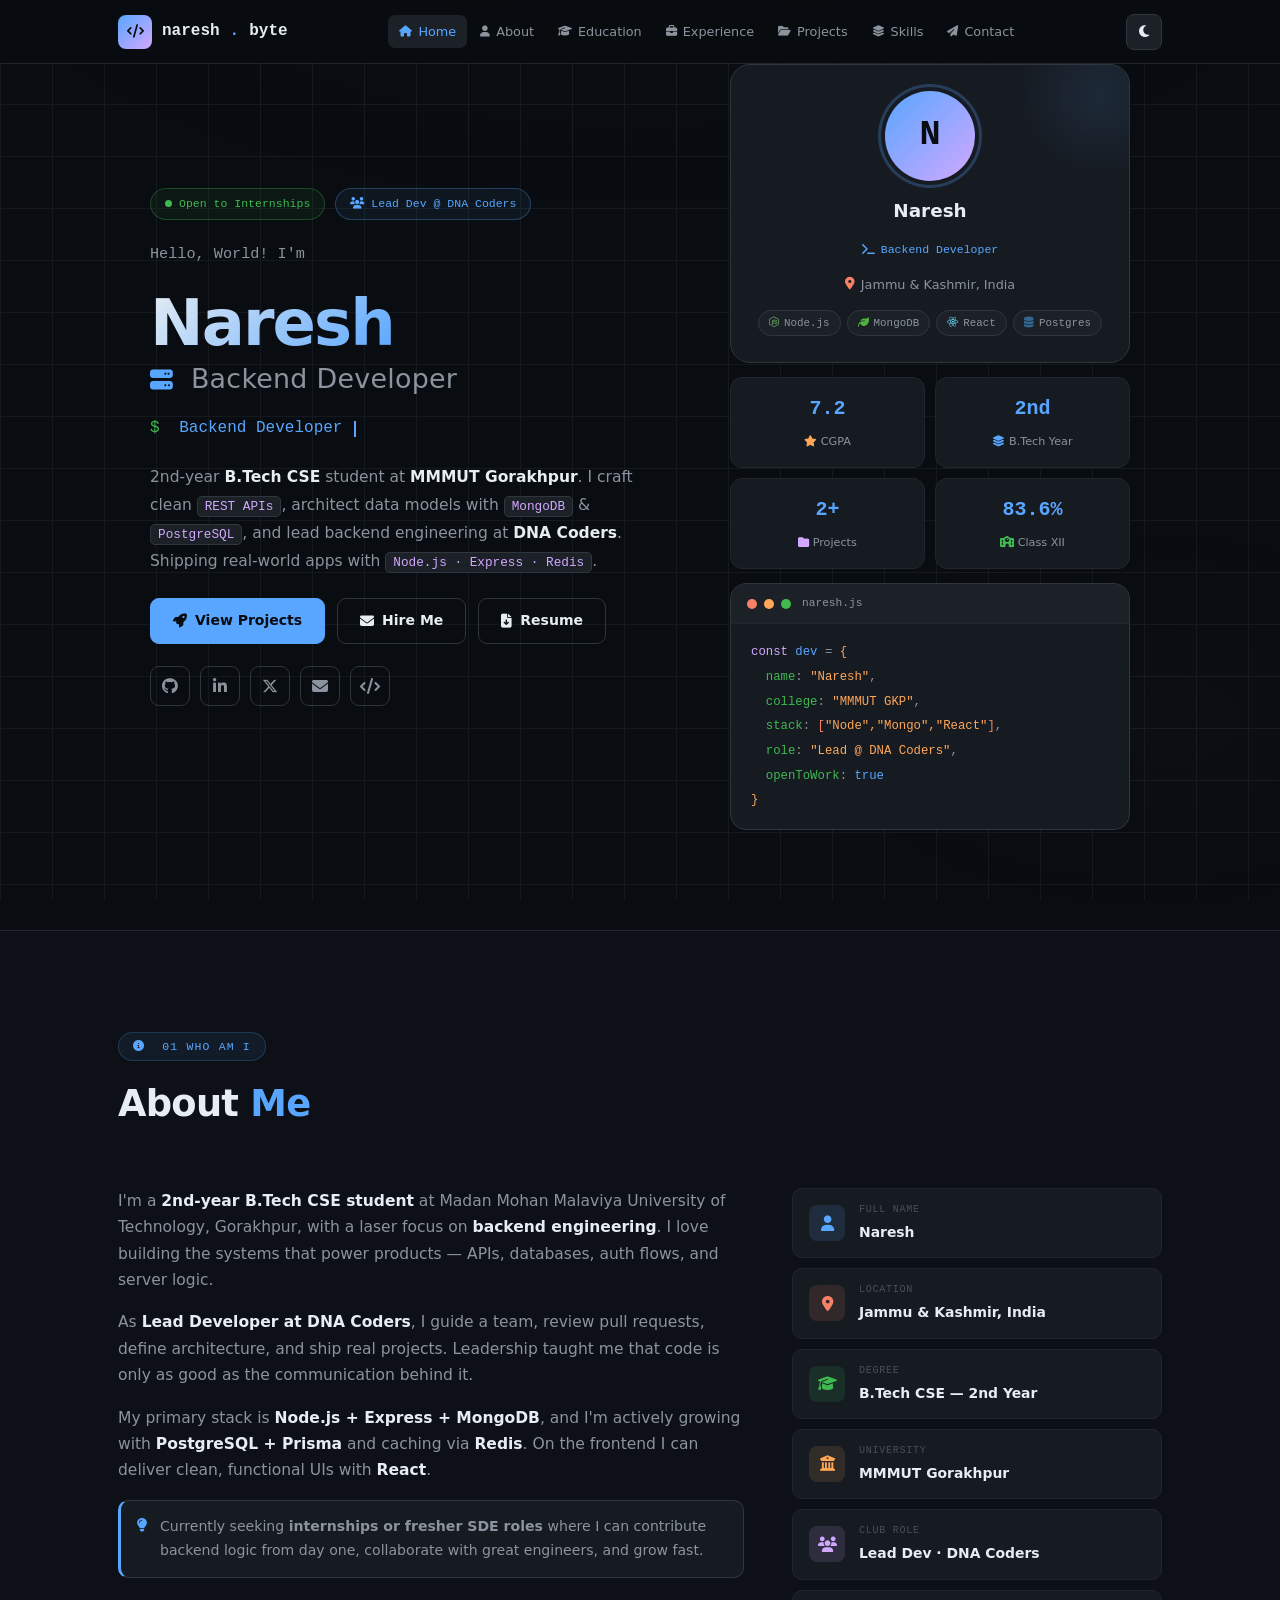
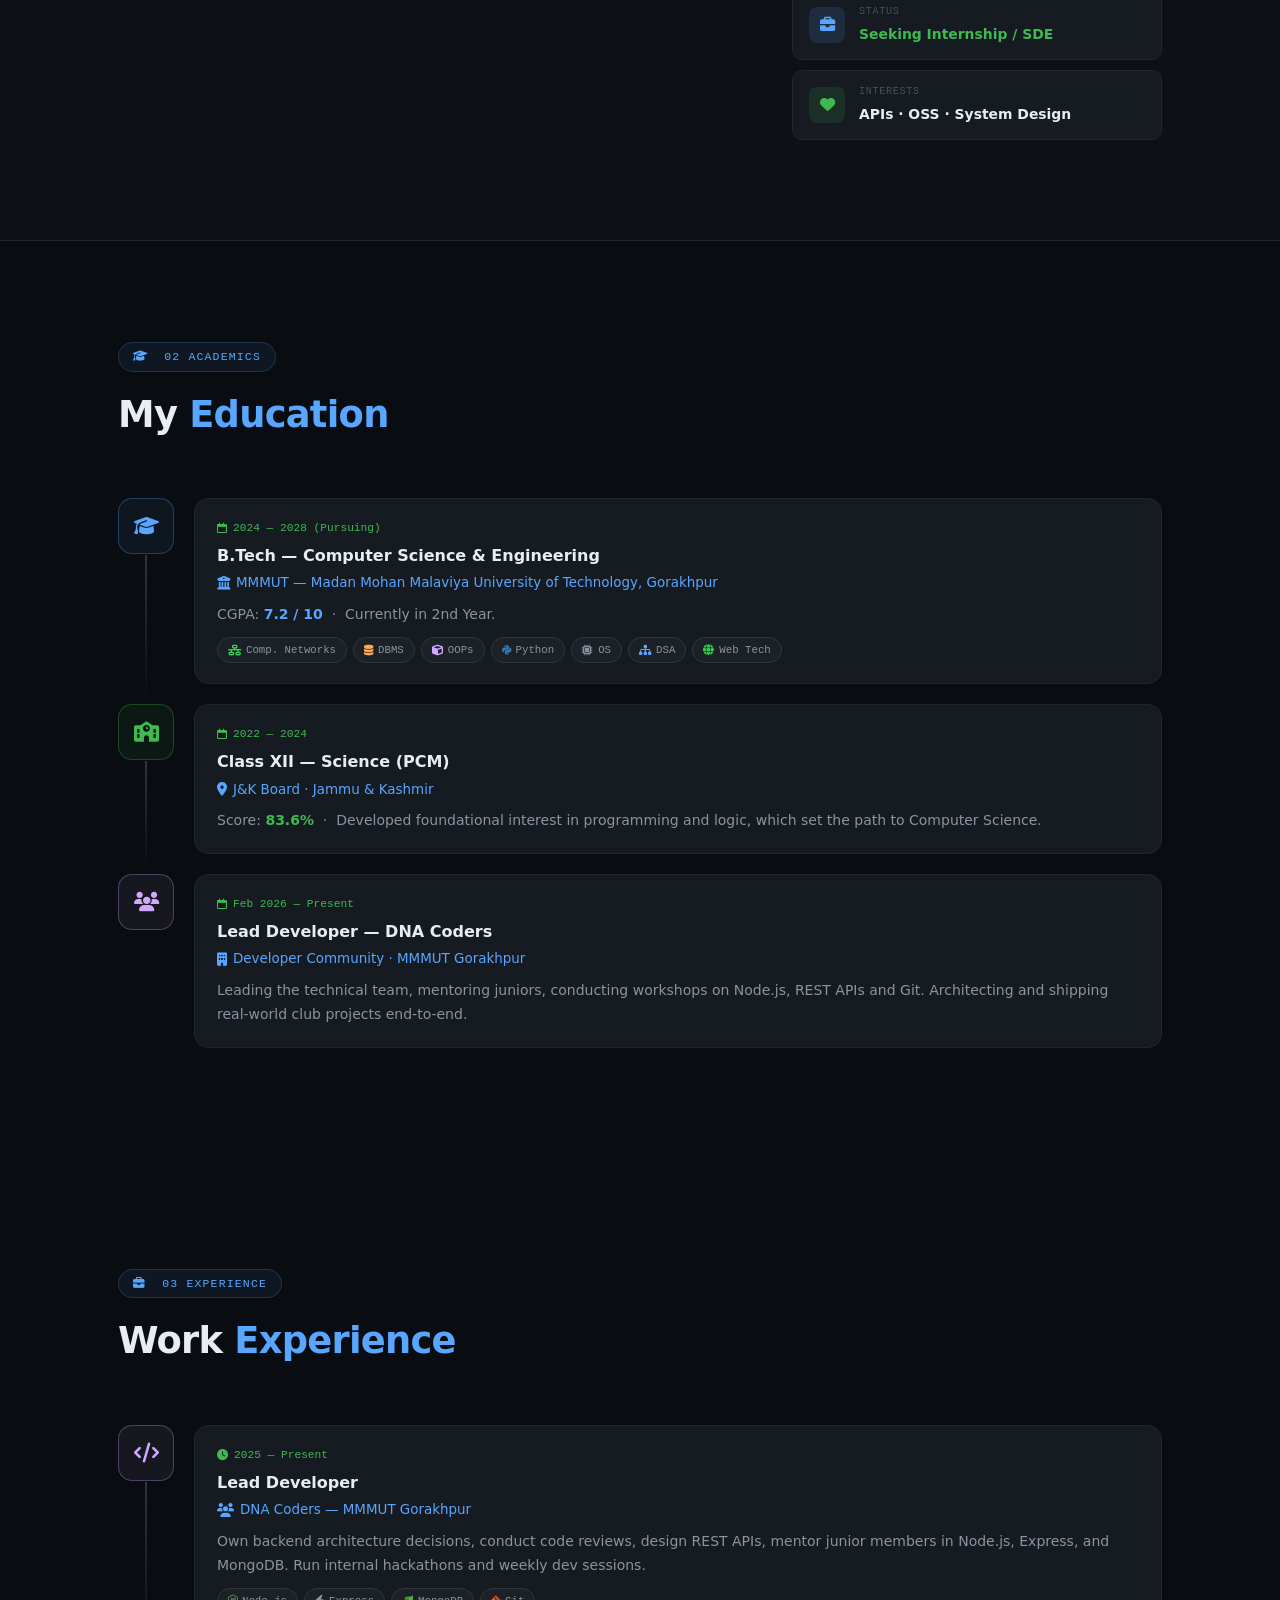
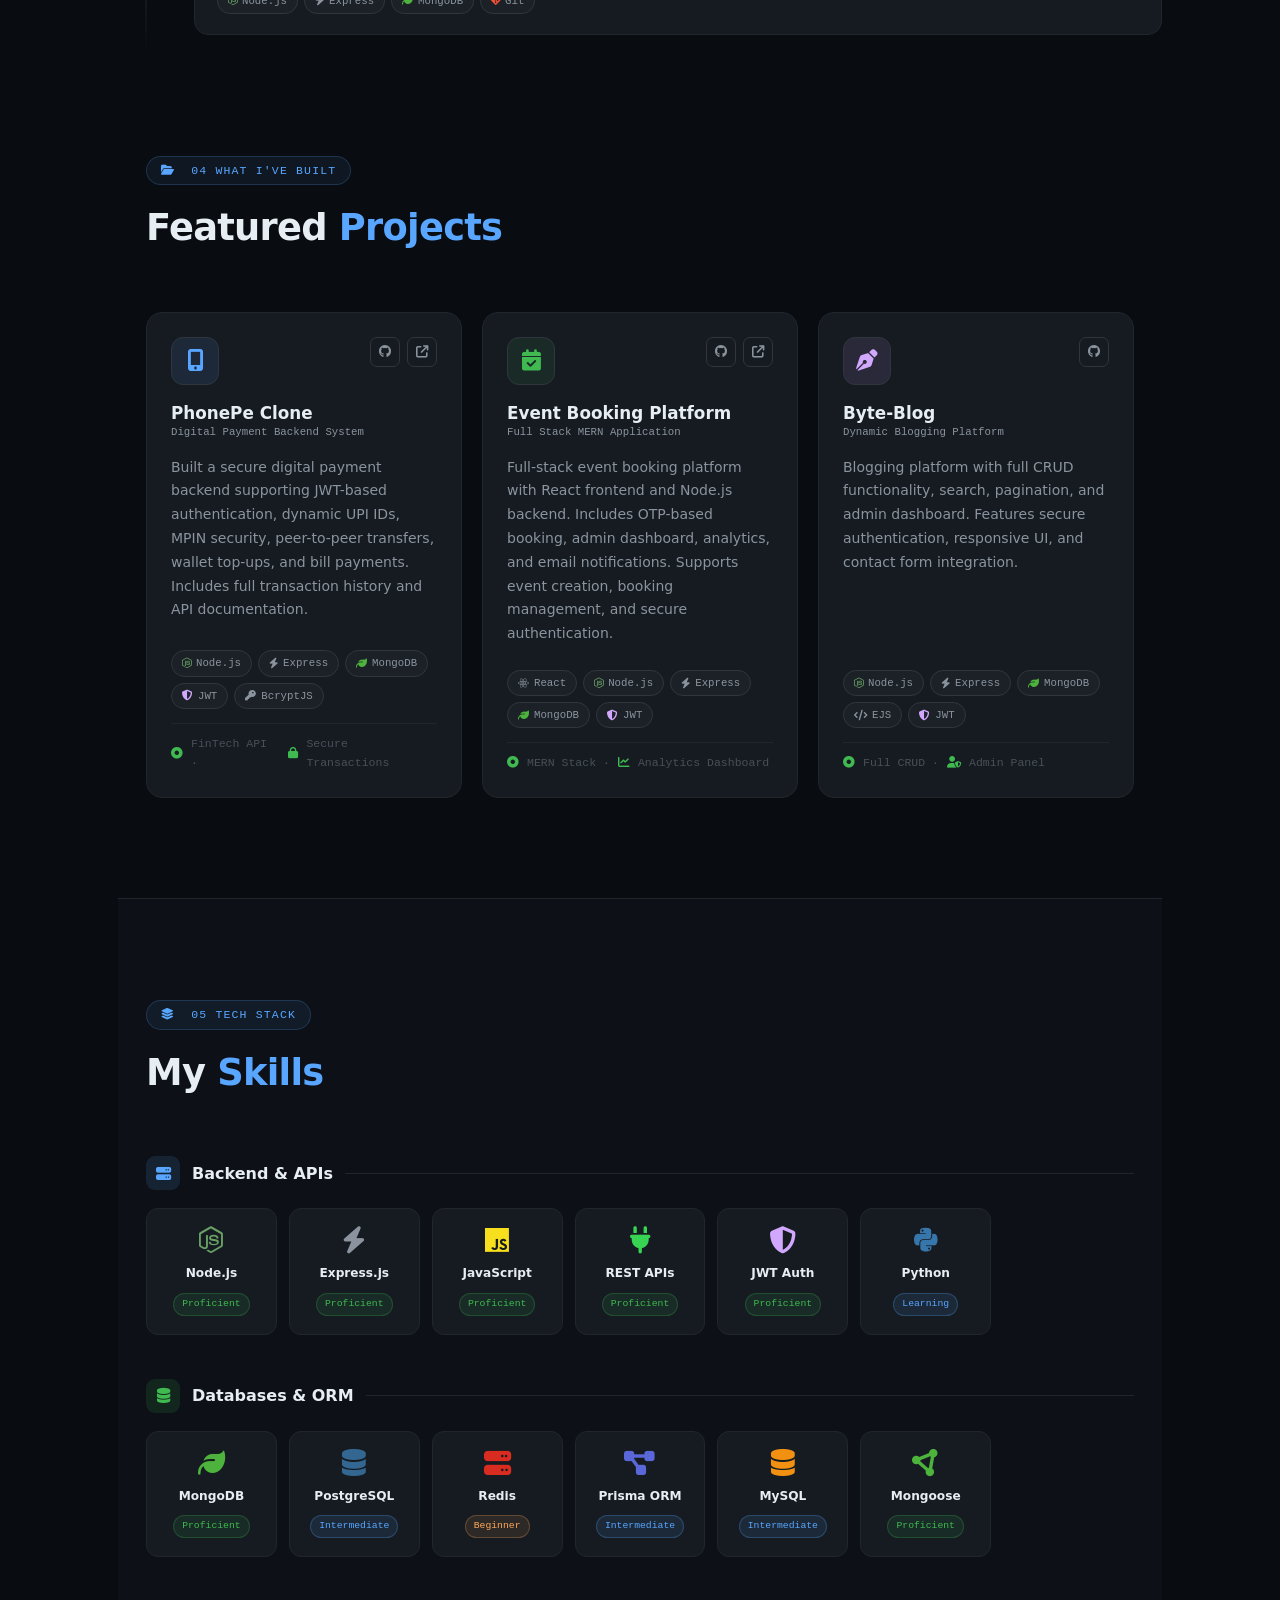
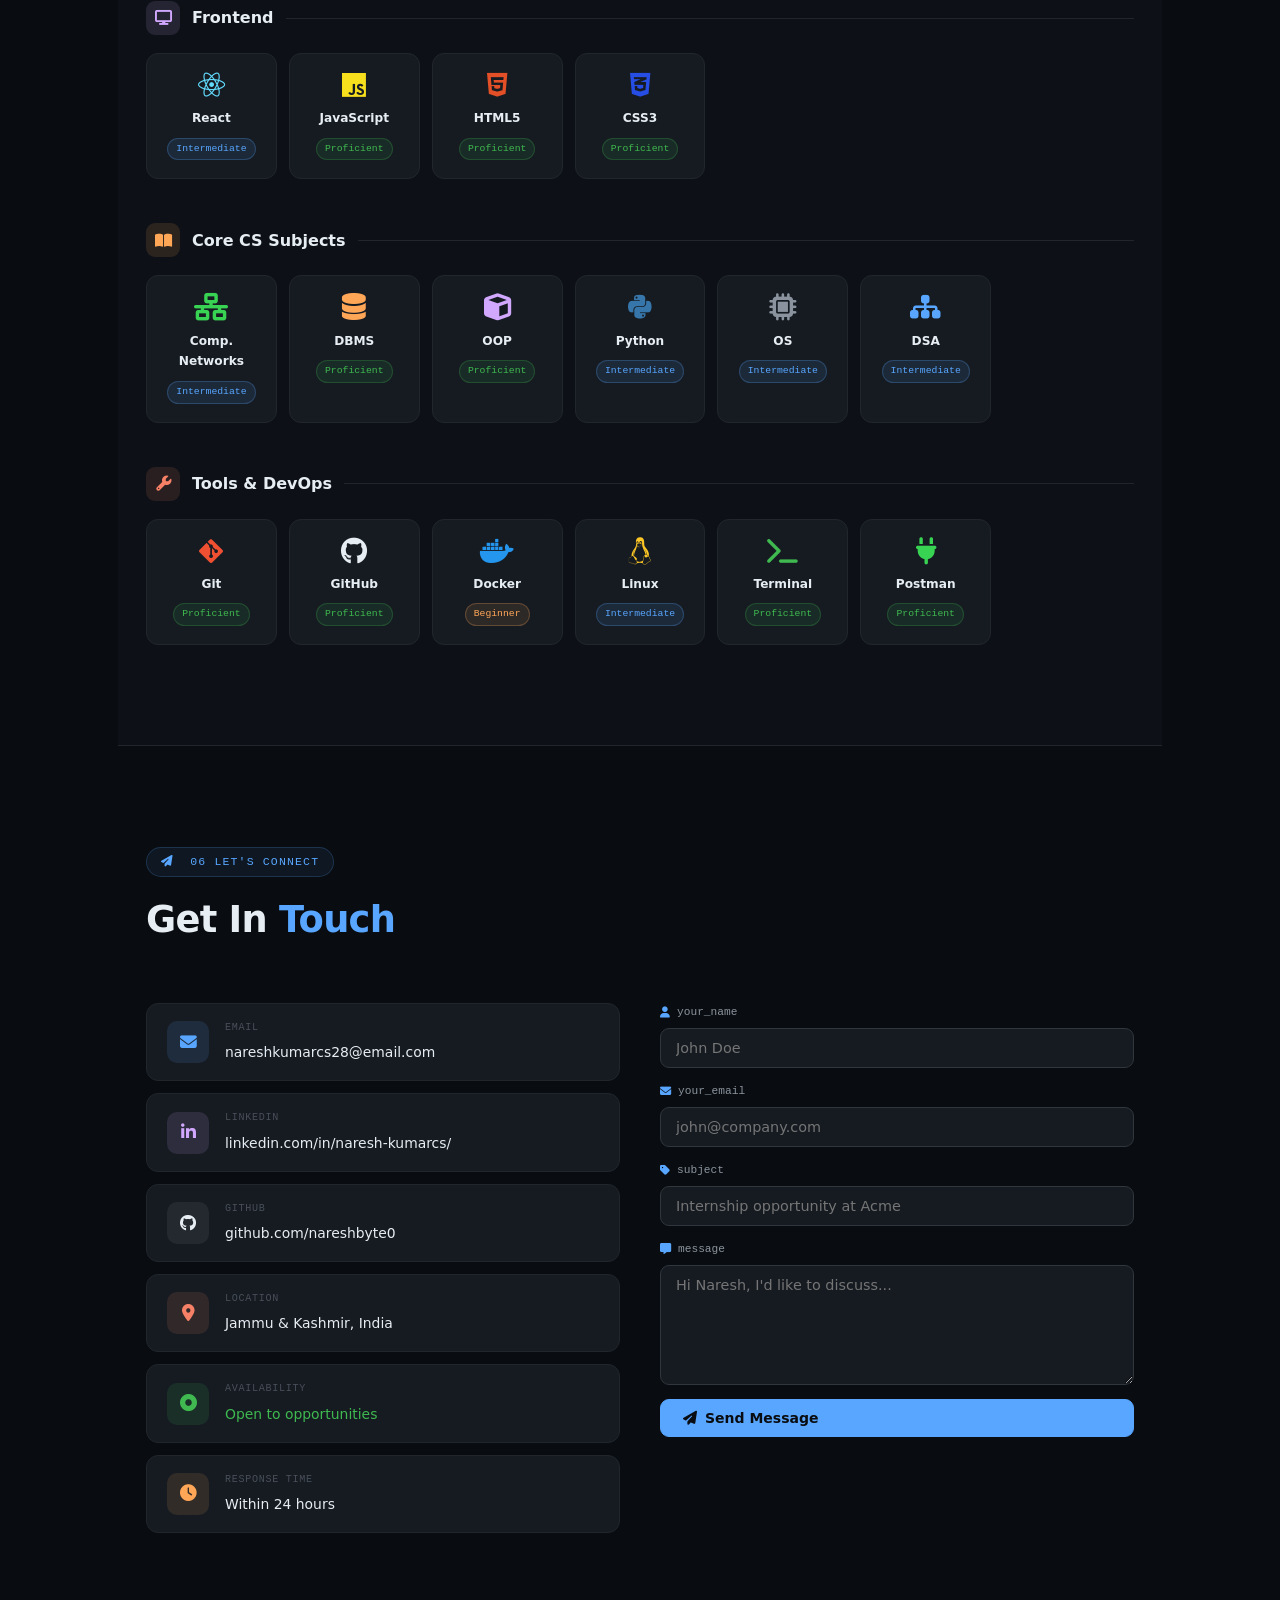
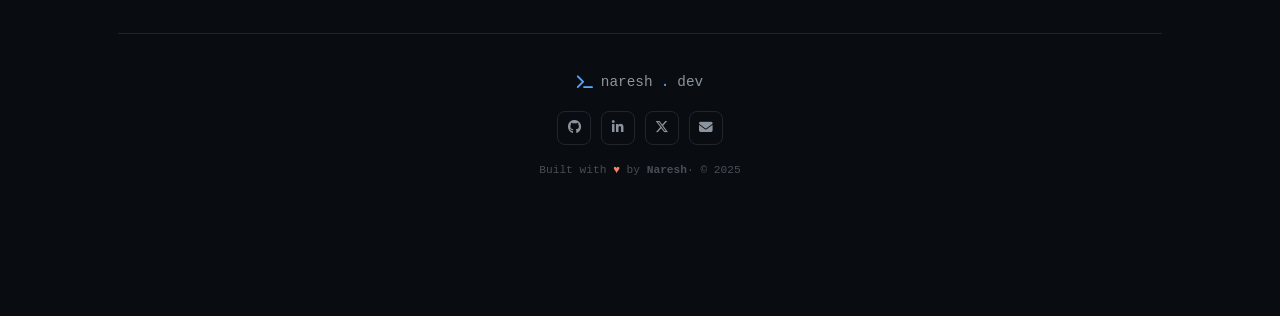
<file: index.html>
<!DOCTYPE html>
<html lang="en" data-theme="dark">
<head>
<meta charset="UTF-8"/>
<meta name="viewport" content="width=device-width,initial-scale=1.0"/>
<title>Naresh · Backend Developer</title>
<link rel="stylesheet" href="https://cdnjs.cloudflare.com/ajax/libs/font-awesome/6.5.0/css/all.min.css"/>
<link rel="stylesheet" href="portfolio.css">
</head>
<body>

<!-- ══ NAV ══ -->
<nav>
  <div class="container">
    <div class="nav-logo">
      <div class="logo-icon"><i class="fa-solid fa-code"></i></div>
      naresh<span class="dot">.</span>byte
    </div>
    <ul class="nav-links" id="nav-links">
      <li><a href="#hero"       class="nl active"><i class="fa-solid fa-house"></i>Home</a></li>
      <li><a href="#about"      class="nl"><i class="fa-solid fa-user"></i>About</a></li>
      <li><a href="#education"  class="nl"><i class="fa-solid fa-graduation-cap"></i>Education</a></li>
      <li><a href="#experience" class="nl"><i class="fa-solid fa-briefcase"></i>Experience</a></li>
      <li><a href="#projects"   class="nl"><i class="fa-solid fa-folder-open"></i>Projects</a></li>
      <li><a href="#skills"     class="nl"><i class="fa-solid fa-layer-group"></i>Skills</a></li>
      <li><a href="#contact"    class="nl"><i class="fa-solid fa-paper-plane"></i>Contact</a></li>
    </ul>
    <div class="nav-actions">
      <button id="theme-toggle" class="icon-btn" aria-label="Toggle theme"><i class="fa-solid fa-moon"></i></button>
      <button class="icon-btn hamburger" id="hamburger"><i class="fa-solid fa-bars"></i></button>
    </div>
  </div>
</nav>

<!-- Mobile Menu -->
<div class="mobile-menu" id="mobile-menu">
  <a href="#hero"       class="ml"><i class="fa-solid fa-house"></i>Home</a>
  <a href="#about"      class="ml"><i class="fa-solid fa-user"></i>About</a>
  <a href="#education"  class="ml"><i class="fa-solid fa-graduation-cap"></i>Education</a>
  <a href="#experience" class="ml"><i class="fa-solid fa-briefcase"></i>Experience</a>
  <a href="#projects"   class="ml"><i class="fa-solid fa-folder-open"></i>Projects</a>
  <a href="#skills"     class="ml"><i class="fa-solid fa-layer-group"></i>Skills</a>
  <a href="#contact"    class="ml"><i class="fa-solid fa-paper-plane"></i>Contact</a>
</div>

<!-- ══ HERO ══ -->
<section id="hero" class="section">
  <div class="container">
    <div class="hero-layout">

      <!-- LEFT -->
      <div class="hero-left">
        <div class="badge-row reveal">
          <div class="hero-badge badge-green"><div class="pulse"></div>Open to Internships</div>
          <div class="hero-badge badge-blue"><i class="fa-solid fa-users"></i>Lead Dev @ DNA Coders</div>
        </div>

        <div class="hero-greeting reveal d1"><span class="hi"> </span>Hello, World! I'm</div>

        <h1 class="hero-name reveal d2">
          <span class="nm">Naresh</span>
          <span class="hero-sub"><i class="fa-solid fa-server" style="color:var(--accent);font-size:.85em"></i>&nbsp; Backend Developer</span>
        </h1>

        <div class="hero-role reveal d3">
          <span class="prompt">$&nbsp;</span><span id="typewriter"></span><span class="cursor"></span>
        </div>

        <p class="hero-bio reveal d3">
          2nd-year <strong>B.Tech CSE</strong> student at <strong>MMMUT Gorakhpur</strong>.
          I craft clean <code>REST APIs</code>, architect data models with <code>MongoDB</code> &amp;
          <code>PostgreSQL</code>, and lead backend engineering at <strong>DNA Coders</strong>.
          Shipping real-world apps with <code>Node.js · Express  · Redis</code>.
        </p>

        <div class="hero-cta reveal d4">
          <a href="#projects" class="btn btn-primary"><i class="fa-solid fa-rocket"></i>View Projects</a>
          <a href="#contact"  class="btn btn-ghost"><i class="fa-solid fa-envelope"></i>Hire Me</a>
          <a href="#"         class="btn btn-ghost" onclick="return false"><i class="fa-solid fa-file-arrow-down"></i>Resume</a>
        </div>

        <div class="hero-socials reveal d4">
          <a href="https://github.com/nareshbyte0" class="soc" title="GitHub"><i class="fa-brands fa-github"></i></a>
          <a href="https://www.linkedin.com/in/naresh-kumarcs/" class="soc" title="LinkedIn"><i class="fa-brands fa-linkedin-in"></i></a>
          <a href="#" class="soc" title="Twitter / X"><i class="fa-brands fa-x-twitter"></i></a>
          <a href="mailto:nareshkumarcs28@email.com" class="soc" title="Email"><i class="fa-solid fa-envelope"></i></a>
          <a href="#" class="soc" title="LeetCode"><i class="fa-solid fa-code"></i></a>
        </div>
      </div>

      <!-- RIGHT -->
      <div class="hero-right">
        <div class="avatar-card reveal sr">
          <div class="avatar-ring">N</div>
          <div class="avatar-name">Naresh</div>
          <div class="avatar-role"><i class="fa-solid fa-terminal"></i>Backend Developer</div>
          <div class="avatar-loc"><i class="fa-solid fa-location-dot"></i>Jammu &amp; Kashmir, India</div>
          <div class="avatar-chips">
            <span class="tag"><i class="fa-brands fa-node-js ic-node"></i>Node.js</span>
            <span class="tag"><i class="fa-solid fa-leaf ic-mongo"></i>MongoDB</span>
            <span class="tag"><i class="fa-brands fa-react ic-react"></i>React</span>
            <span class="tag"><i class="fa-solid fa-database ic-pg"></i>Postgres</span>
          </div>
        </div>

        <div class="stat-row reveal sr d1">
          <div class="stat-box"><span class="stat-val">7.2</span><span class="stat-lbl"><i class="fa-solid fa-star" style="color:var(--orange)"></i> CGPA</span></div>
          <div class="stat-box"><span class="stat-val">2nd</span><span class="stat-lbl"><i class="fa-solid fa-layer-group" style="color:var(--accent)"></i> B.Tech Year</span></div>
          <div class="stat-box"><span class="stat-val">2+</span><span class="stat-lbl"><i class="fa-solid fa-folder" style="color:var(--purple)"></i> Projects</span></div>
          <div class="stat-box"><span class="stat-val">83.6%</span><span class="stat-lbl"><i class="fa-solid fa-school" style="color:var(--green)"></i> Class XII</span></div>
        </div>

        <div class="code-card reveal sr d2">
          <div class="code-bar">
            <div class="dot-r"></div><div class="dot-y"></div><div class="dot-g"></div>
            <span>naresh.js</span>
          </div>
          <div class="code-body">
            <div><span class="ck">const</span> <span class="cn">dev</span> <span class="cl">=</span> <span class="cv">{</span></div>
            <div>&nbsp;&nbsp;<span class="cs">name</span><span class="cl">:</span> <span class="cv">"Naresh"</span><span class="cl">,</span></div>
            <div>&nbsp;&nbsp;<span class="cs">college</span><span class="cl">:</span> <span class="cv">"MMMUT GKP"</span><span class="cl">,</span></div>
            <div>&nbsp;&nbsp;<span class="cs">stack</span><span class="cl">:</span> <span class="cb">[</span><span class="cv">"Node","Mongo","React"</span><span class="cb">]</span><span class="cl">,</span></div>
            <div>&nbsp;&nbsp;<span class="cs">role</span><span class="cl">:</span> <span class="cv">"Lead @ DNA Coders"</span><span class="cl">,</span></div>
            <div>&nbsp;&nbsp;<span class="cs">openToWork</span><span class="cl">:</span> <span class="cn">true</span></div>
            <div><span class="cv">}</span></div>
          </div>
        </div>
      </div>

    </div>
  </div>
</section>

<!-- ══ ABOUT ══ -->
<section id="about" class="section">
  <div class="container">
    <div class="s-chip reveal"><i class="fa-solid fa-circle-info"></i>&nbsp;01  Who Am I</div>
    <h2 class="s-title reveal">About <span>Me</span></h2>
    <div class="about-grid">
      <div class="about-text reveal sl">
        <p>I'm a <strong>2nd-year B.Tech CSE student</strong> at Madan Mohan Malaviya University of Technology, Gorakhpur, with a laser focus on <strong>backend engineering</strong>. I love building the systems that power products — APIs, databases, auth flows, and server logic.</p>
        <p>As <strong>Lead Developer at DNA Coders</strong>, I guide a team, review pull requests, define architecture, and ship real projects. Leadership taught me that code is only as good as the communication behind it.</p>
        <p>My primary stack is <strong>Node.js + Express + MongoDB</strong>, and I'm actively growing with <strong>PostgreSQL + Prisma</strong> and caching via <strong>Redis</strong>. On the frontend I can deliver clean, functional UIs with <strong>React</strong>.</p>
        <div class="highlight">
          <i class="fa-solid fa-lightbulb"></i>
          <span>Currently seeking <strong>internships or fresher SDE roles</strong> where I can contribute backend logic from day one, collaborate with great engineers, and grow fast.</span>
        </div>
      </div>

      <div class="info-cards reveal sr">
        <div class="info-card"><div class="info-icon ii-blue"><i class="fa-solid fa-user"></i></div><div><small>Full Name</small><strong>Naresh</strong></div></div>
        <div class="info-card"><div class="info-icon ii-red"><i class="fa-solid fa-location-dot"></i></div><div><small>Location</small><strong>Jammu &amp; Kashmir, India</strong></div></div>
        <div class="info-card"><div class="info-icon ii-green"><i class="fa-solid fa-graduation-cap"></i></div><div><small>Degree</small><strong>B.Tech CSE — 2nd Year</strong></div></div>
        <div class="info-card"><div class="info-icon ii-orange"><i class="fa-solid fa-building-columns"></i></div><div><small>University</small><strong>MMMUT Gorakhpur</strong></div></div>
        <div class="info-card"><div class="info-icon ii-purple"><i class="fa-solid fa-users"></i></div><div><small>Club Role</small><strong>Lead Dev · DNA Coders</strong></div></div>
        <div class="info-card"><div class="info-icon ii-blue"><i class="fa-solid fa-briefcase"></i></div><div><small>Status</small><strong style="color:var(--green)">Seeking Internship / SDE</strong></div></div>
        <div class="info-card"><div class="info-icon ii-green"><i class="fa-solid fa-heart"></i></div><div><small>Interests</small><strong>APIs · OSS · System Design</strong></div></div>
      </div>
    </div>
  </div>
</section>

<!-- ══ EDUCATION ══ -->
<section id="education" class="section">
  <div class="container">
    <div class="s-chip reveal"><i class="fa-solid fa-graduation-cap"></i>&nbsp;02  Academics</div>
    <h2 class="s-title reveal">My <span>Education</span></h2>
    <div class="timeline">

      <div class="tl-wrap reveal">
        <div class="tl-spine"><div class="tl-ico" style="color:var(--accent);border-color:rgba(88,166,255,.3);background:rgba(88,166,255,.07)"><i class="fa-solid fa-graduation-cap"></i></div></div>
        <div class="tl-body">
          <div class="tl-date"><i class="fa-regular fa-calendar"></i>2024 — 2028 (Pursuing)</div>
          <div class="tl-ttl">B.Tech — Computer Science &amp; Engineering</div>
          <div class="tl-org"><i class="fa-solid fa-building-columns"></i>MMMUT — Madan Mohan Malaviya University of Technology, Gorakhpur</div>
          <div class="tl-txt">CGPA: <strong style="color:var(--accent)">7.2 / 10</strong> &nbsp;·&nbsp; Currently in 2nd Year.</div>
          <div class="chips">
            <span class="chip"><i class="fa-solid fa-network-wired ic-cn"></i>Comp. Networks</span>
            <span class="chip"><i class="fa-solid fa-database ic-dbms"></i>DBMS</span>
            <span class="chip"><i class="fa-solid fa-cube ic-oops"></i>OOPs</span>
            <span class="chip"><i class="fa-brands fa-python ic-py"></i>Python</span>
            <span class="chip"><i class="fa-solid fa-microchip" style="color:var(--muted)"></i>OS</span>
            <span class="chip"><i class="fa-solid fa-sitemap" style="color:var(--accent)"></i>DSA</span>
            <span class="chip"><i class="fa-solid fa-globe ic-cn"></i>Web Tech</span>
          </div>
        </div>
      </div>

      <div class="tl-wrap reveal d1">
        <div class="tl-spine"><div class="tl-ico" style="color:var(--green);border-color:rgba(63,185,80,.3);background:rgba(63,185,80,.07)"><i class="fa-solid fa-school"></i></div></div>
        <div class="tl-body">
          <div class="tl-date"><i class="fa-regular fa-calendar"></i>2022 — 2024</div>
          <div class="tl-ttl">Class XII — Science (PCM)</div>
          <div class="tl-org"><i class="fa-solid fa-location-dot"></i>J&K Board · Jammu &amp; Kashmir</div>
          <div class="tl-txt">Score: <strong style="color:var(--green)">83.6%</strong> &nbsp;·&nbsp; Developed foundational interest in programming and logic, which set the path to Computer Science.</div>
        </div>
      </div>

      <div class="tl-wrap reveal d2">
        <div class="tl-spine"><div class="tl-ico" style="color:var(--purple);border-color:rgba(210,168,255,.3);background:rgba(210,168,255,.07)"><i class="fa-solid fa-users"></i></div></div>
        <div class="tl-body">
          <div class="tl-date"><i class="fa-regular fa-calendar"></i> Feb 2026 — Present</div>
          <div class="tl-ttl">Lead Developer — DNA Coders</div>
          <div class="tl-org"><i class="fa-solid fa-building"></i>Developer Community · MMMUT Gorakhpur</div>
          <div class="tl-txt">Leading the technical team, mentoring juniors, conducting workshops on Node.js, REST APIs and Git. Architecting and shipping real-world club projects end-to-end.</div>
        </div>
      </div>

    </div>
  </div>
</section>

<!-- ══ EXPERIENCE ══ -->
<section id="experience" class="section">
  <div class="container">
    <div class="s-chip reveal"><i class="fa-solid fa-briefcase"></i>&nbsp;03  Experience</div>
    <h2 class="s-title reveal">Work <span>Experience</span></h2>
    <div class="timeline">

      <div class="tl-wrap reveal">
        <div class="tl-spine"><div class="tl-ico" style="color:var(--purple);border-color:rgba(210,168,255,.3);background:rgba(210,168,255,.07)"><i class="fa-solid fa-code"></i></div></div>
        <div class="tl-body">
          <div class="tl-date"><i class="fa-solid fa-clock"></i>2025 — Present </div>
          <div class="tl-ttl">Lead Developer</div>
          <div class="tl-org"><i class="fa-solid fa-users"></i>DNA Coders — MMMUT Gorakhpur</div>
          <div class="tl-txt">Own backend architecture decisions, conduct code reviews, design REST APIs, mentor junior members in Node.js, Express, and MongoDB. Run internal hackathons and weekly dev sessions.</div>
          <div class="chips" style="margin-top:10px">
            <span class="chip"><i class="fa-brands fa-node-js ic-node"></i>Node.js</span>
            <span class="chip"><i class="fa-solid fa-bolt ic-expr"></i>Express</span>
            <span class="chip"><i class="fa-solid fa-leaf ic-mongo"></i>MongoDB</span>
            <span class="chip"><i class="fa-brands fa-git-alt ic-git"></i>Git</span>
          </div>
        </div>
      </div>



<!-- ══ PROJECTS ══ -->
<section id="projects" class="section">
  <div class="container">
    <div class="s-chip reveal">
      <i class="fa-solid fa-folder-open"></i>&nbsp;04 What I've Built
    </div>
    <h2 class="s-title reveal">Featured <span>Projects</span></h2>

    <div class="projects-grid">

      <!-- PHONEPE CLONE -->
      <div class="proj reveal">
        <div class="proj-hd">
          <div class="proj-ico pi-blue">
            <i class="fa-solid fa-mobile-screen-button"></i>
          </div>
          <div class="proj-acts">
            <a href="https://github.com/nareshbyte0" title="GitHub">
              <i class="fa-brands fa-github"></i>
            </a>
            <a href="#" title="Live">
              <i class="fa-solid fa-arrow-up-right-from-square"></i>
            </a>
          </div>
        </div>

        <div>
          <div class="proj-name">PhonePe Clone</div>
          <div class="proj-sub">Digital Payment Backend System</div>
        </div>

        <div class="proj-desc">
          Built a secure digital payment backend supporting JWT-based authentication,
          dynamic UPI IDs, MPIN security, peer-to-peer transfers, wallet top-ups,
          and bill payments. Includes full transaction history and API documentation.
        </div>

        <div class="chips">
          <span class="chip"><i class="fa-brands fa-node-js ic-node"></i>Node.js</span>
          <span class="chip"><i class="fa-solid fa-bolt ic-expr"></i>Express</span>
          <span class="chip"><i class="fa-solid fa-leaf ic-mongo"></i>MongoDB</span>
          <span class="chip"><i class="fa-solid fa-shield-halved ic-jwt"></i>JWT</span>
          <span class="chip"><i class="fa-solid fa-key"></i>BcryptJS</span>
        </div>

        <div class="proj-footer">
          <i class="fa-solid fa-circle-dot"></i>FinTech API ·
          <i class="fa-solid fa-lock"></i>Secure Transactions
        </div>
      </div>


      <!-- EVENT BOOKING FULL STACK -->
      <div class="proj reveal d1">
        <div class="proj-hd">
          <div class="proj-ico pi-green">
            <i class="fa-solid fa-calendar-check"></i>
          </div>
          <div class="proj-acts">
            <a href="https://github.com/nareshbyte0" title="GitHub">
              <i class="fa-brands fa-github"></i>
            </a>
            <a href="#" title="Live">
              <i class="fa-solid fa-arrow-up-right-from-square"></i>
            </a>
          </div>
        </div>

        <div>
          <div class="proj-name">Event Booking Platform</div>
          <div class="proj-sub">Full Stack MERN Application</div>
        </div>

        <div class="proj-desc">
          Full-stack event booking platform with React frontend and Node.js backend.
          Includes OTP-based booking, admin dashboard, analytics, and email notifications.
          Supports event creation, booking management, and secure authentication.
        </div>

        <div class="chips">
          <span class="chip"><i class="fa-brands fa-react"></i>React</span>
          <span class="chip"><i class="fa-brands fa-node-js ic-node"></i>Node.js</span>
          <span class="chip"><i class="fa-solid fa-bolt ic-expr"></i>Express</span>
          <span class="chip"><i class="fa-solid fa-leaf ic-mongo"></i>MongoDB</span>
          <span class="chip"><i class="fa-solid fa-shield-halved ic-jwt"></i>JWT</span>
        </div>

        <div class="proj-footer">
          <i class="fa-solid fa-circle-dot"></i>MERN Stack ·
          <i class="fa-solid fa-chart-line"></i>Analytics Dashboard
        </div>
      </div>


      <!-- BYTE BLOG -->
      <div class="proj reveal d2">
        <div class="proj-hd">
          <div class="proj-ico pi-purple">
            <i class="fa-solid fa-pen-nib"></i>
          </div>
          <div class="proj-acts">
            <a href="https://github.com/nareshbyte0" title="GitHub">
              <i class="fa-brands fa-github"></i>
            </a>
          </div>
        </div>

        <div>
          <div class="proj-name">Byte-Blog</div>
          <div class="proj-sub">Dynamic Blogging Platform</div>
        </div>

        <div class="proj-desc">
          Blogging platform with full CRUD functionality, search, pagination,
          and admin dashboard. Features secure authentication, responsive UI,
          and contact form integration.
        </div>

        <div class="chips">
          <span class="chip"><i class="fa-brands fa-node-js ic-node"></i>Node.js</span>
          <span class="chip"><i class="fa-solid fa-bolt ic-expr"></i>Express</span>
          <span class="chip"><i class="fa-solid fa-leaf ic-mongo"></i>MongoDB</span>
          <span class="chip"><i class="fa-solid fa-code"></i>EJS</span>
          <span class="chip"><i class="fa-solid fa-shield-halved ic-jwt"></i>JWT</span>
        </div>

        <div class="proj-footer">
          <i class="fa-solid fa-circle-dot"></i>Full CRUD ·
          <i class="fa-solid fa-user-shield"></i>Admin Panel
        </div>
      </div>

    </div>
  </div>
</section>

<!-- ══ SKILLS ══ -->
<section id="skills" class="section">
  <div class="container">
    <div class="s-chip reveal"><i class="fa-solid fa-layer-group"></i>&nbsp;05  Tech Stack</div>
    <h2 class="s-title reveal">My <span>Skills</span></h2>
    <div class="skill-sections">

      <!-- Backend -->
      <div class="reveal">
        <div class="skill-hd">
          <div class="skill-hd-icon ii-blue"><i class="fa-solid fa-server"></i></div>
          <span class="skill-hd-label">Backend &amp; APIs</span>
          <div class="skill-hd-line"></div>
        </div>
        <div class="skills-grid">
          <div class="sk"><i class="fa-brands fa-node-js ic-node"></i><span class="sk-name">Node.js</span><span class="sk-lv lv-pro">Proficient</span></div>
          <div class="sk"><i class="fa-solid fa-bolt ic-expr"></i><span class="sk-name">Express.js</span><span class="sk-lv lv-pro">Proficient</span></div>
          <div class="sk"><i class="fa-brands fa-js ic-js"></i><span class="sk-name">JavaScript</span><span class="sk-lv lv-pro">Proficient</span></div>
          <div class="sk"><i class="fa-solid fa-plug ic-cn"></i><span class="sk-name">REST APIs</span><span class="sk-lv lv-pro">Proficient</span></div>
          <div class="sk"><i class="fa-solid fa-shield-halved ic-jwt"></i><span class="sk-name">JWT Auth</span><span class="sk-lv lv-pro">Proficient</span></div>
          <div class="sk"><i class="fa-brands fa-python ic-py"></i><span class="sk-name">Python</span><span class="sk-lv lv-int">Learning</span></div>
        </div>
      </div>

      <!-- Databases -->
      <div class="reveal d1">
        <div class="skill-hd">
          <div class="skill-hd-icon ii-green"><i class="fa-solid fa-database"></i></div>
          <span class="skill-hd-label">Databases &amp; ORM</span>
          <div class="skill-hd-line"></div>
        </div>
        <div class="skills-grid">
          <div class="sk"><i class="fa-solid fa-leaf ic-mongo"></i><span class="sk-name">MongoDB</span><span class="sk-lv lv-pro">Proficient</span></div>
          <div class="sk"><i class="fa-solid fa-database ic-pg"></i><span class="sk-name">PostgreSQL</span><span class="sk-lv lv-int">Intermediate</span></div>
          <div class="sk"><i class="fa-solid fa-server ic-redis"></i><span class="sk-name">Redis</span><span class="sk-lv lv-beg">Beginner</span></div>
          <div class="sk"><i class="fa-solid fa-diagram-project ic-prisma"></i><span class="sk-name">Prisma ORM</span><span class="sk-lv lv-int">Intermediate</span></div>
          <div class="sk"><i class="fa-solid fa-database" style="color:#f29111"></i><span class="sk-name">MySQL</span><span class="sk-lv lv-int">Intermediate</span></div>
          <div class="sk"><i class="fa-solid fa-circle-nodes ic-mongo"></i><span class="sk-name">Mongoose</span><span class="sk-lv lv-pro">Proficient</span></div>
        </div>
      </div>

      <!-- Frontend -->
      <div class="reveal d2">
        <div class="skill-hd">
          <div class="skill-hd-icon ii-purple"><i class="fa-solid fa-display"></i></div>
          <span class="skill-hd-label">Frontend</span>
          <div class="skill-hd-line"></div>
        </div>
        <div class="skills-grid">
          <div class="sk"><i class="fa-brands fa-react ic-react"></i><span class="sk-name">React</span><span class="sk-lv lv-int">Intermediate</span></div>
          <div class="sk"><i class="fa-brands fa-js ic-js"></i><span class="sk-name">JavaScript</span><span class="sk-lv lv-pro">Proficient</span></div>
          <div class="sk"><i class="fa-brands fa-html5 ic-html"></i><span class="sk-name">HTML5</span><span class="sk-lv lv-pro">Proficient</span></div>
          <div class="sk"><i class="fa-brands fa-css3-alt ic-css"></i><span class="sk-name">CSS3</span><span class="sk-lv lv-pro">Proficient</span></div>
        </div>
      </div>

      <!-- Core Subjects -->
      <div class="reveal d3">
        <div class="skill-hd">
          <div class="skill-hd-icon ii-orange"><i class="fa-solid fa-book-open"></i></div>
          <span class="skill-hd-label">Core CS Subjects</span>
          <div class="skill-hd-line"></div>
        </div>
        <div class="skills-grid">
          <div class="sk"><i class="fa-solid fa-network-wired ic-cn"></i><span class="sk-name">Comp. Networks</span><span class="sk-lv lv-int">Intermediate</span></div>
          <div class="sk"><i class="fa-solid fa-database ic-dbms"></i><span class="sk-name">DBMS</span><span class="sk-lv lv-pro">Proficient</span></div>
          <div class="sk"><i class="fa-solid fa-cube ic-oops"></i><span class="sk-name">OOP</span><span class="sk-lv lv-pro">Proficient</span></div>
          <div class="sk"><i class="fa-brands fa-python ic-py"></i><span class="sk-name">Python</span><span class="sk-lv lv-int">Intermediate</span></div>
          <div class="sk"><i class="fa-solid fa-microchip" style="color:var(--muted)"></i><span class="sk-name">OS</span><span class="sk-lv lv-int">Intermediate</span></div>
          <div class="sk"><i class="fa-solid fa-sitemap" style="color:var(--accent)"></i><span class="sk-name">DSA</span><span class="sk-lv lv-int">Intermediate</span></div>
        </div>
      </div>

      <!-- Tools -->
      <div class="reveal d4">
        <div class="skill-hd">
          <div class="skill-hd-icon ii-red"><i class="fa-solid fa-wrench"></i></div>
          <span class="skill-hd-label">Tools &amp; DevOps</span>
          <div class="skill-hd-line"></div>
        </div>
        <div class="skills-grid">
          <div class="sk"><i class="fa-brands fa-git-alt ic-git"></i><span class="sk-name">Git</span><span class="sk-lv lv-pro">Proficient</span></div>
          <div class="sk"><i class="fa-brands fa-github" style="color:var(--text)"></i><span class="sk-name">GitHub</span><span class="sk-lv lv-pro">Proficient</span></div>
          <div class="sk"><i class="fa-brands fa-docker ic-docker"></i><span class="sk-name">Docker</span><span class="sk-lv lv-beg">Beginner</span></div>
          <div class="sk"><i class="fa-brands fa-linux ic-linux"></i><span class="sk-name">Linux</span><span class="sk-lv lv-int">Intermediate</span></div>
          <div class="sk"><i class="fa-solid fa-terminal" style="color:var(--green)"></i><span class="sk-name">Terminal</span><span class="sk-lv lv-pro">Proficient</span></div>
          <div class="sk"><i class="fa-solid fa-plug ic-cn"></i><span class="sk-name">Postman</span><span class="sk-lv lv-pro">Proficient</span></div>
        </div>
      </div>

    </div>
  </div>
</section>

<!-- ══ CONTACT ══ -->
<section id="contact" class="section">
  <div class="container">
    <div class="s-chip reveal"><i class="fa-solid fa-paper-plane"></i>&nbsp;06  Let's Connect</div>
    <h2 class="s-title reveal">Get In <span>Touch</span></h2>
    <div class="contact-grid">

      <div class="c-cards reveal sl">
        <div class="c-card"><div class="c-ico ii-blue"><i class="fa-solid fa-envelope"></i></div><div><small>Email</small><a href="mailto:nareshkumarcs28@email.com">nareshkumarcs28@email.com</a></div></div>
        <div class="c-card"><div class="c-ico ii-purple"><i class="fa-brands fa-linkedin-in"></i></div><div><small>LinkedIn</small><a href="https://www.linkedin.com/in/naresh-kumarcs/">linkedin.com/in/naresh-kumarcs/</a></div></div>
        <div class="c-card"><div class="c-ico" style="background:rgba(255,255,255,.06);color:var(--text)"><i class="fa-brands fa-github"></i></div><div><small>GitHub</small><a href="https://github.com/nareshbyte0">github.com/nareshbyte0</a></div></div>
        <div class="c-card"><div class="c-ico ii-red"><i class="fa-solid fa-location-dot"></i></div><div><small>Location</small><span>Jammu &amp; Kashmir, India</span></div></div>
        <div class="c-card"><div class="c-ico ii-green"><i class="fa-solid fa-circle-dot"></i></div><div><small>Availability</small><span style="color:var(--green)">Open to opportunities</span></div></div>
        <div class="c-card"><div class="c-ico ii-orange"><i class="fa-solid fa-clock"></i></div><div><small>Response Time</small><span>Within 24 hours</span></div></div>
      </div>

      <div class="c-form reveal sr">
        <div class="fg"><label><i class="fa-solid fa-user"></i>your_name</label><input type="text" id="cn" placeholder="John Doe"/></div>
        <div class="fg"><label><i class="fa-solid fa-envelope"></i>your_email</label><input type="email" id="ce" placeholder="john@company.com"/></div>
        <div class="fg"><label><i class="fa-solid fa-tag"></i>subject</label><input type="text" id="cs" placeholder="Internship opportunity at Acme"/></div>
        <div class="fg"><label><i class="fa-solid fa-message"></i>message</label><textarea id="cm" placeholder="Hi Naresh, I'd like to discuss..."></textarea></div>
        <div id="fm"></div>
        <button class="btn btn-primary" id="send-btn" onclick="sendMsg()">
          <i class="fa-solid fa-paper-plane"></i>Send Message
        </button>
      </div>

    </div>
  </div>
</section>

<!-- ══ FOOTER ══ -->
<footer>
  <div class="container">
    <div class="footer-inner">
      <div class="footer-logo"><i class="fa-solid fa-terminal" style="color:var(--accent)"></i>naresh<span class="fl-dot">.</span>dev</div>
      <div class="footer-soc">
        <a href="https://github.com/nareshbyte0" title="GitHub"><i class="fa-brands fa-github"></i></a>
        <a href="https://www.linkedin.com/in/naresh-kumarcs/" title="LinkedIn"><i class="fa-brands fa-linkedin-in"></i></a>
        <a href="#" title="Twitter"><i class="fa-brands fa-x-twitter"></i></a>
        <a href="mailto:nareshkumarcs28@email.com" title="Email"><i class="fa-solid fa-envelope"></i></a>
      </div>
      <div class="footer-copy">Built with <span>♥</span> by <strong>Naresh</strong>· © 2025</div>
    </div>
  </div>
</footer>

   <script src="portfolio.js"></script>
</body>
</html>
</file>
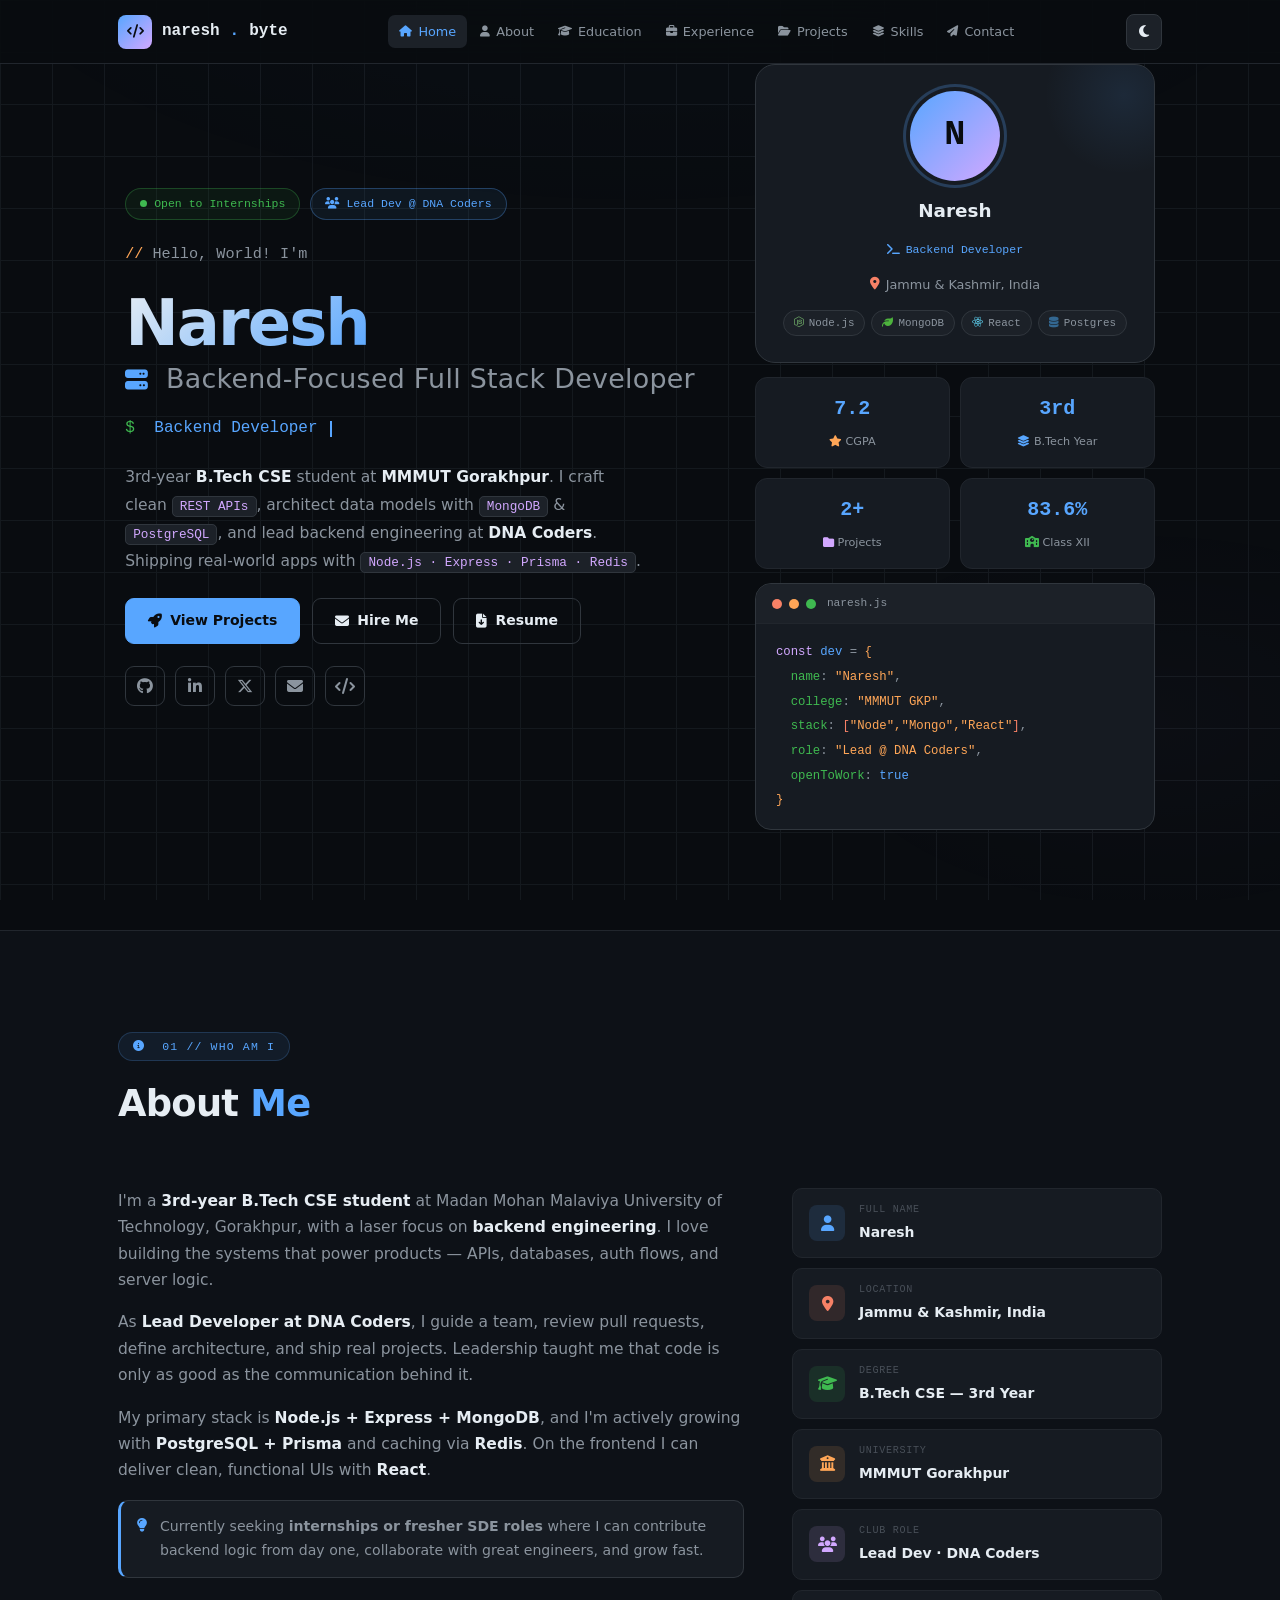
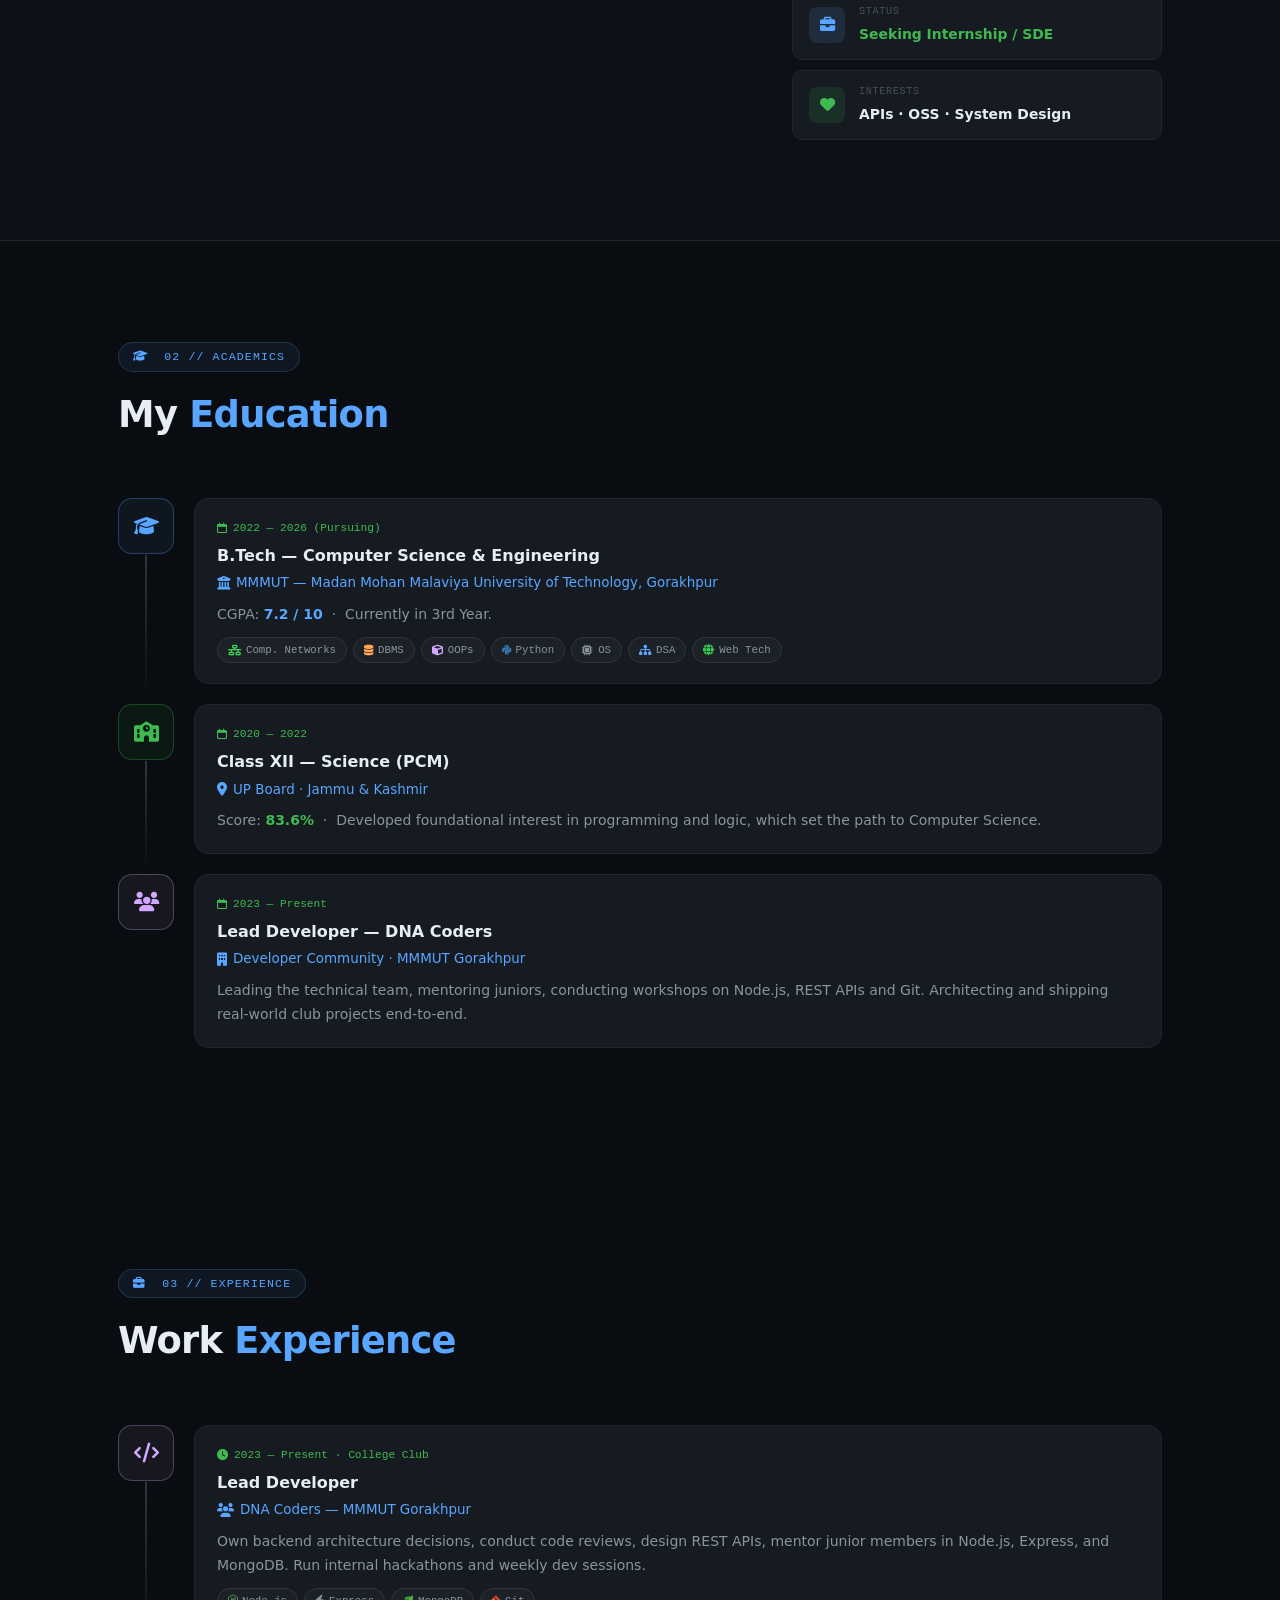
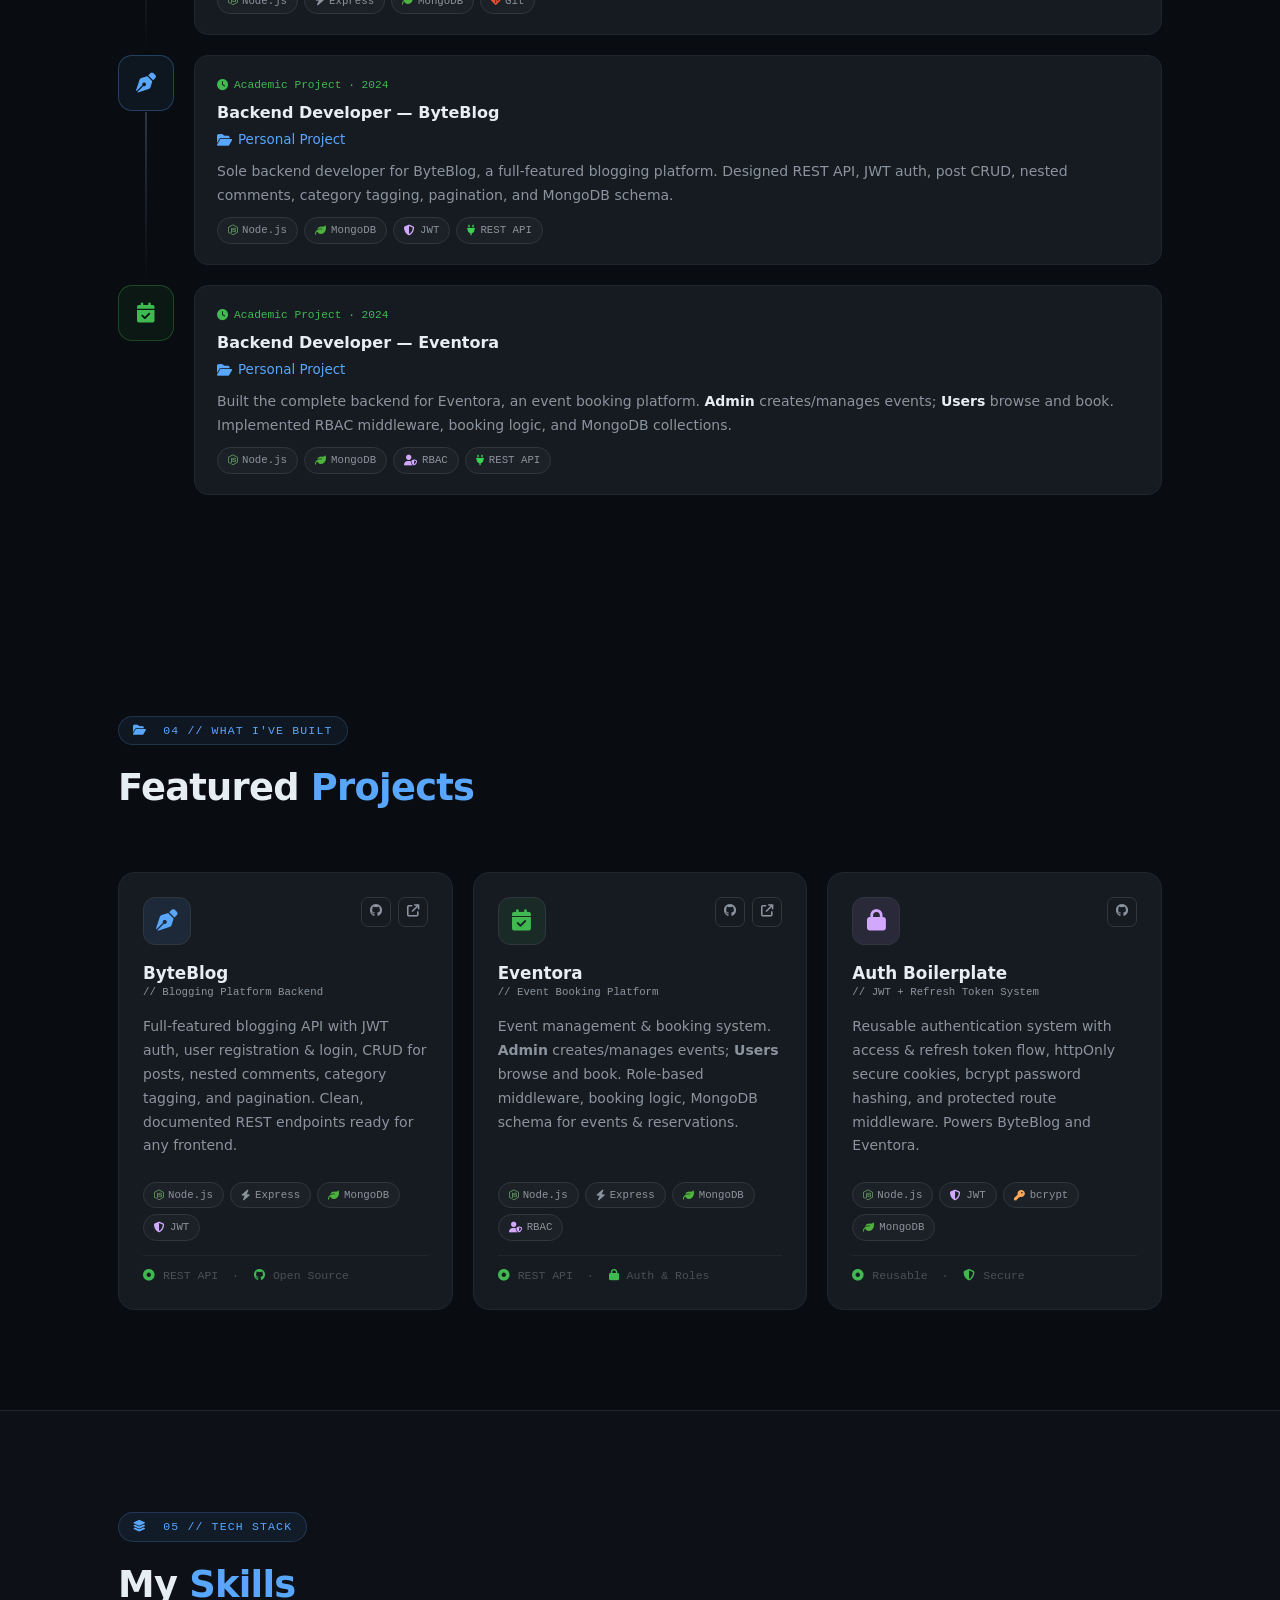
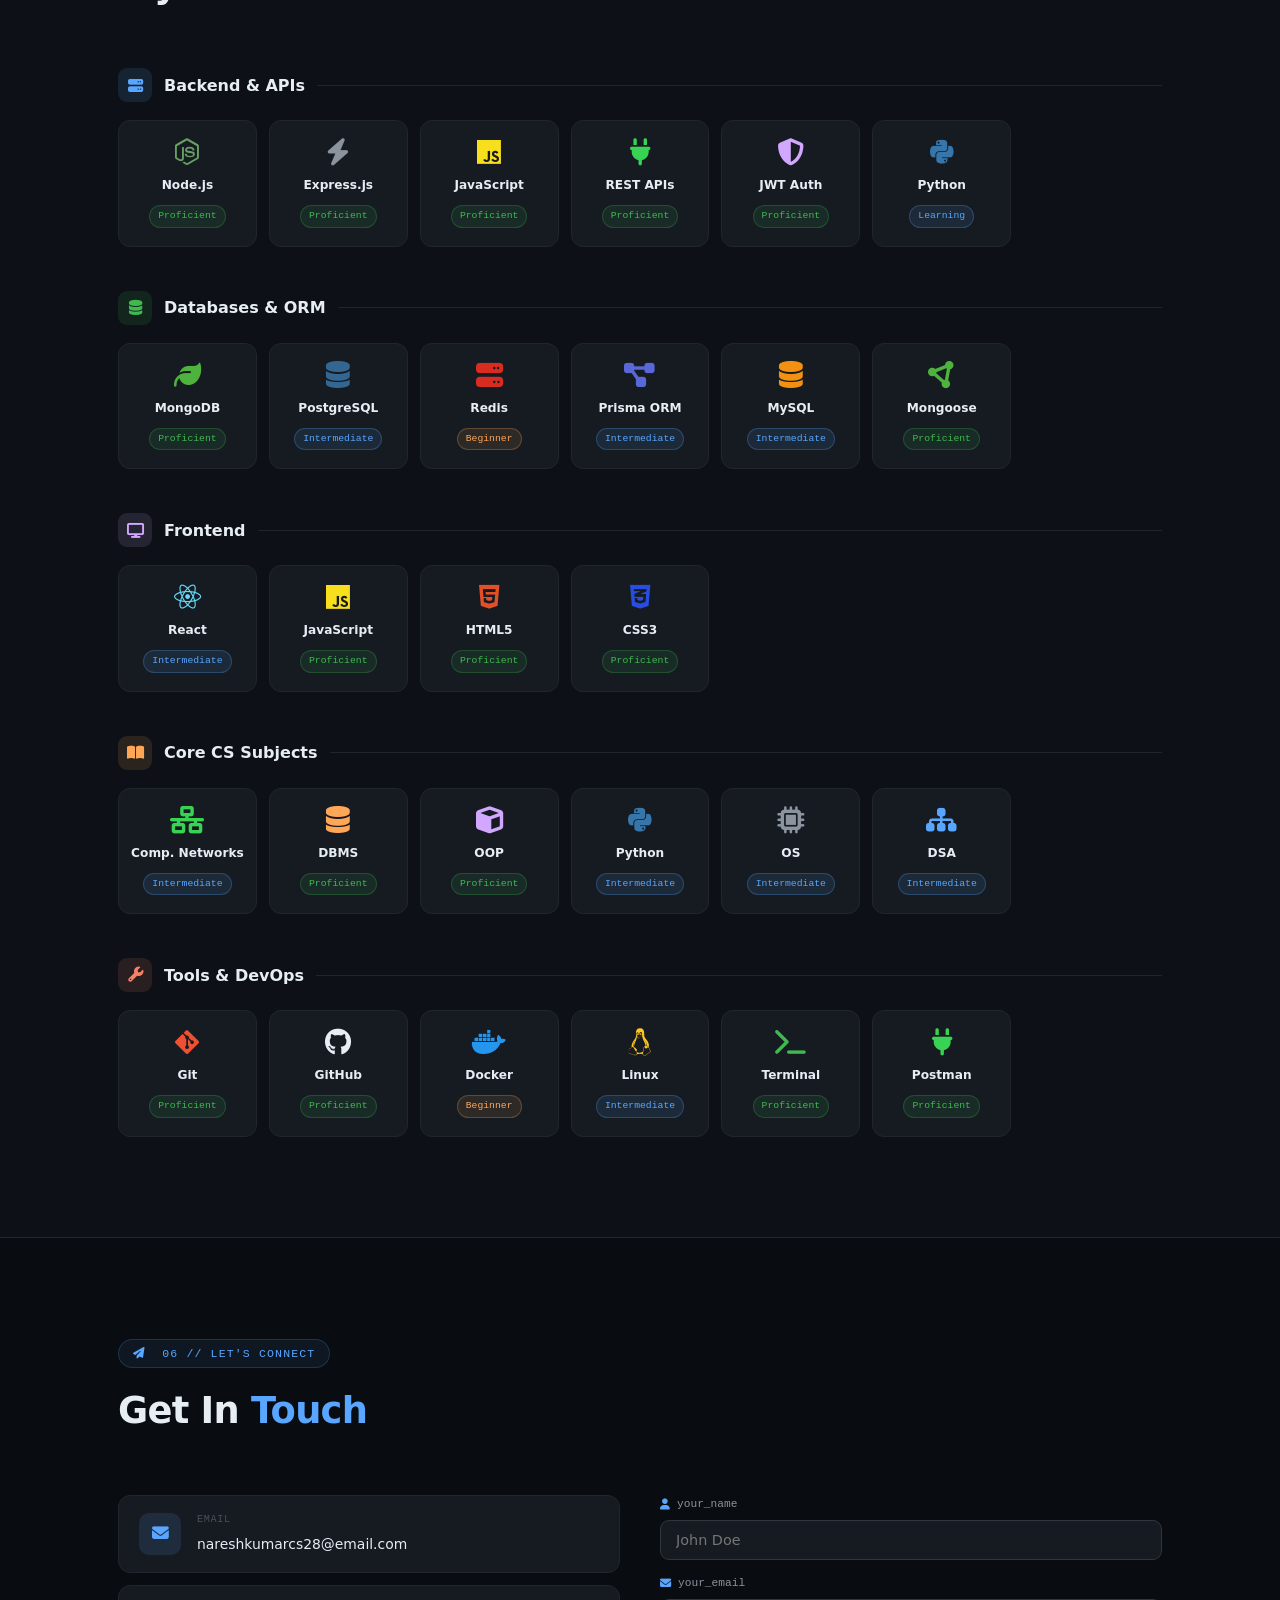
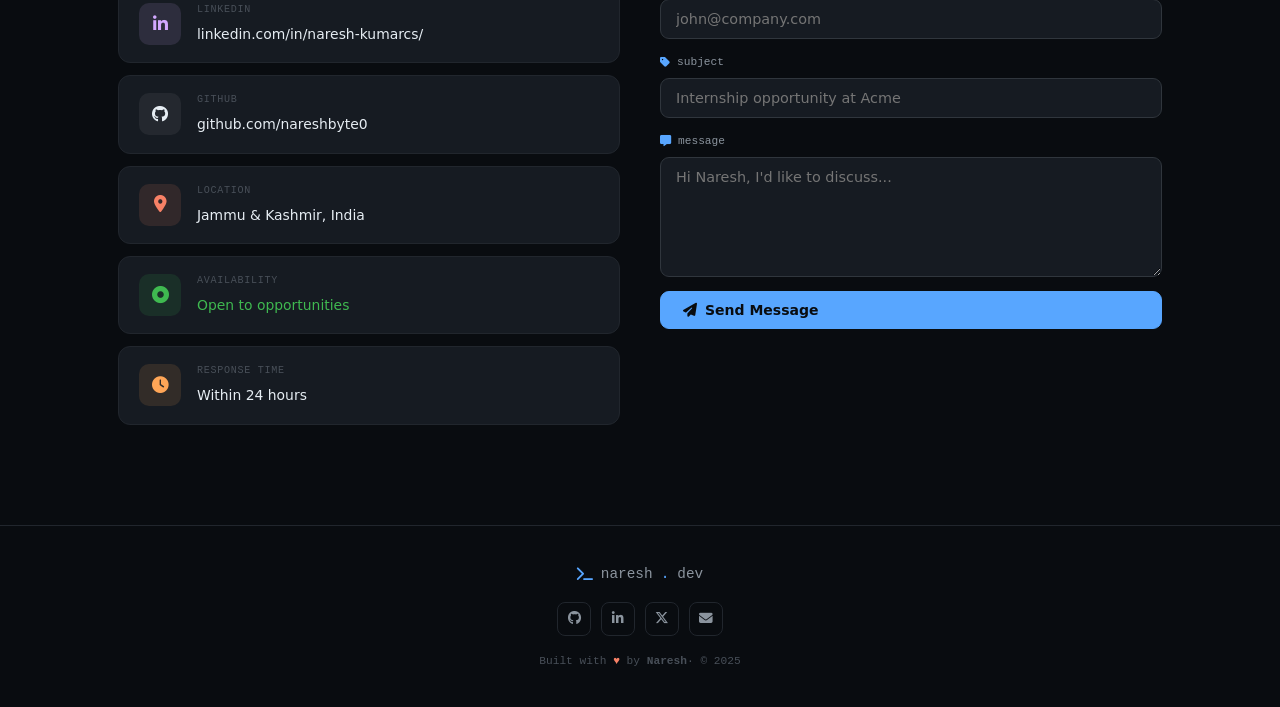
<file: portfolio.html>
<!DOCTYPE html>
<html lang="en" data-theme="dark">
<head>
<meta charset="UTF-8"/>
<meta name="viewport" content="width=device-width,initial-scale=1.0"/>
<title>Naresh · Backend Developer</title>
<link rel="stylesheet" href="https://cdnjs.cloudflare.com/ajax/libs/font-awesome/6.5.0/css/all.min.css"/>
<link rel="stylesheet" href="portfolio.css">
</head>
<body>

<!-- ══ NAV ══ -->
<nav>
  <div class="container">
    <div class="nav-logo">
      <div class="logo-icon"><i class="fa-solid fa-code"></i></div>
      naresh<span class="dot">.</span>byte
    </div>
    <ul class="nav-links" id="nav-links">
      <li><a href="#hero"       class="nl active"><i class="fa-solid fa-house"></i>Home</a></li>
      <li><a href="#about"      class="nl"><i class="fa-solid fa-user"></i>About</a></li>
      <li><a href="#education"  class="nl"><i class="fa-solid fa-graduation-cap"></i>Education</a></li>
      <li><a href="#experience" class="nl"><i class="fa-solid fa-briefcase"></i>Experience</a></li>
      <li><a href="#projects"   class="nl"><i class="fa-solid fa-folder-open"></i>Projects</a></li>
      <li><a href="#skills"     class="nl"><i class="fa-solid fa-layer-group"></i>Skills</a></li>
      <li><a href="#contact"    class="nl"><i class="fa-solid fa-paper-plane"></i>Contact</a></li>
    </ul>
    <div class="nav-actions">
      <button id="theme-toggle" class="icon-btn" aria-label="Toggle theme"><i class="fa-solid fa-moon"></i></button>
      <button class="icon-btn hamburger" id="hamburger"><i class="fa-solid fa-bars"></i></button>
    </div>
  </div>
</nav>

<!-- Mobile Menu -->
<div class="mobile-menu" id="mobile-menu">
  <a href="#hero"       class="ml"><i class="fa-solid fa-house"></i>Home</a>
  <a href="#about"      class="ml"><i class="fa-solid fa-user"></i>About</a>
  <a href="#education"  class="ml"><i class="fa-solid fa-graduation-cap"></i>Education</a>
  <a href="#experience" class="ml"><i class="fa-solid fa-briefcase"></i>Experience</a>
  <a href="#projects"   class="ml"><i class="fa-solid fa-folder-open"></i>Projects</a>
  <a href="#skills"     class="ml"><i class="fa-solid fa-layer-group"></i>Skills</a>
  <a href="#contact"    class="ml"><i class="fa-solid fa-paper-plane"></i>Contact</a>
</div>

<!-- ══ HERO ══ -->
<section id="hero" class="section">
  <div class="container">
    <div class="hero-layout">

      <!-- LEFT -->
      <div class="hero-left">
        <div class="badge-row reveal">
          <div class="hero-badge badge-green"><div class="pulse"></div>Open to Internships</div>
          <div class="hero-badge badge-blue"><i class="fa-solid fa-users"></i>Lead Dev @ DNA Coders</div>
        </div>

        <div class="hero-greeting reveal d1"><span class="hi">// </span>Hello, World! I'm</div>

        <h1 class="hero-name reveal d2">
          <span class="nm">Naresh</span>
          <span class="hero-sub"><i class="fa-solid fa-server" style="color:var(--accent);font-size:.85em"></i>&nbsp; Backend-Focused Full Stack Developer</span>
        </h1>

        <div class="hero-role reveal d3">
          <span class="prompt">$&nbsp;</span><span id="typewriter"></span><span class="cursor"></span>
        </div>

        <p class="hero-bio reveal d3">
          3rd-year <strong>B.Tech CSE</strong> student at <strong>MMMUT Gorakhpur</strong>.
          I craft clean <code>REST APIs</code>, architect data models with <code>MongoDB</code> &amp;
          <code>PostgreSQL</code>, and lead backend engineering at <strong>DNA Coders</strong>.
          Shipping real-world apps with <code>Node.js · Express · Prisma · Redis</code>.
        </p>

        <div class="hero-cta reveal d4">
          <a href="#projects" class="btn btn-primary"><i class="fa-solid fa-rocket"></i>View Projects</a>
          <a href="#contact"  class="btn btn-ghost"><i class="fa-solid fa-envelope"></i>Hire Me</a>
          <a href="#"         class="btn btn-ghost" onclick="return false"><i class="fa-solid fa-file-arrow-down"></i>Resume</a>
        </div>

        <div class="hero-socials reveal d4">
          <a href="https://github.com/nareshbyte0" class="soc" title="GitHub"><i class="fa-brands fa-github"></i></a>
          <a href="https://www.linkedin.com/in/naresh-kumarcs/" class="soc" title="LinkedIn"><i class="fa-brands fa-linkedin-in"></i></a>
          <a href="#" class="soc" title="Twitter / X"><i class="fa-brands fa-x-twitter"></i></a>
          <a href="mailto:nareshkumarcs28@email.com" class="soc" title="Email"><i class="fa-solid fa-envelope"></i></a>
          <a href="#" class="soc" title="LeetCode"><i class="fa-solid fa-code"></i></a>
        </div>
      </div>

      <!-- RIGHT -->
      <div class="hero-right">
        <div class="avatar-card reveal sr">
          <div class="avatar-ring">N</div>
          <div class="avatar-name">Naresh</div>
          <div class="avatar-role"><i class="fa-solid fa-terminal"></i>Backend Developer</div>
          <div class="avatar-loc"><i class="fa-solid fa-location-dot"></i>Jammu &amp; Kashmir, India</div>
          <div class="avatar-chips">
            <span class="tag"><i class="fa-brands fa-node-js ic-node"></i>Node.js</span>
            <span class="tag"><i class="fa-solid fa-leaf ic-mongo"></i>MongoDB</span>
            <span class="tag"><i class="fa-brands fa-react ic-react"></i>React</span>
            <span class="tag"><i class="fa-solid fa-database ic-pg"></i>Postgres</span>
          </div>
        </div>

        <div class="stat-row reveal sr d1">
          <div class="stat-box"><span class="stat-val">7.2</span><span class="stat-lbl"><i class="fa-solid fa-star" style="color:var(--orange)"></i> CGPA</span></div>
          <div class="stat-box"><span class="stat-val">3rd</span><span class="stat-lbl"><i class="fa-solid fa-layer-group" style="color:var(--accent)"></i> B.Tech Year</span></div>
          <div class="stat-box"><span class="stat-val">2+</span><span class="stat-lbl"><i class="fa-solid fa-folder" style="color:var(--purple)"></i> Projects</span></div>
          <div class="stat-box"><span class="stat-val">83.6%</span><span class="stat-lbl"><i class="fa-solid fa-school" style="color:var(--green)"></i> Class XII</span></div>
        </div>

        <div class="code-card reveal sr d2">
          <div class="code-bar">
            <div class="dot-r"></div><div class="dot-y"></div><div class="dot-g"></div>
            <span>naresh.js</span>
          </div>
          <div class="code-body">
            <div><span class="ck">const</span> <span class="cn">dev</span> <span class="cl">=</span> <span class="cv">{</span></div>
            <div>&nbsp;&nbsp;<span class="cs">name</span><span class="cl">:</span> <span class="cv">"Naresh"</span><span class="cl">,</span></div>
            <div>&nbsp;&nbsp;<span class="cs">college</span><span class="cl">:</span> <span class="cv">"MMMUT GKP"</span><span class="cl">,</span></div>
            <div>&nbsp;&nbsp;<span class="cs">stack</span><span class="cl">:</span> <span class="cb">[</span><span class="cv">"Node","Mongo","React"</span><span class="cb">]</span><span class="cl">,</span></div>
            <div>&nbsp;&nbsp;<span class="cs">role</span><span class="cl">:</span> <span class="cv">"Lead @ DNA Coders"</span><span class="cl">,</span></div>
            <div>&nbsp;&nbsp;<span class="cs">openToWork</span><span class="cl">:</span> <span class="cn">true</span></div>
            <div><span class="cv">}</span></div>
          </div>
        </div>
      </div>

    </div>
  </div>
</section>

<!-- ══ ABOUT ══ -->
<section id="about" class="section">
  <div class="container">
    <div class="s-chip reveal"><i class="fa-solid fa-circle-info"></i>&nbsp;01 // Who Am I</div>
    <h2 class="s-title reveal">About <span>Me</span></h2>
    <div class="about-grid">
      <div class="about-text reveal sl">
        <p>I'm a <strong>3rd-year B.Tech CSE student</strong> at Madan Mohan Malaviya University of Technology, Gorakhpur, with a laser focus on <strong>backend engineering</strong>. I love building the systems that power products — APIs, databases, auth flows, and server logic.</p>
        <p>As <strong>Lead Developer at DNA Coders</strong>, I guide a team, review pull requests, define architecture, and ship real projects. Leadership taught me that code is only as good as the communication behind it.</p>
        <p>My primary stack is <strong>Node.js + Express + MongoDB</strong>, and I'm actively growing with <strong>PostgreSQL + Prisma</strong> and caching via <strong>Redis</strong>. On the frontend I can deliver clean, functional UIs with <strong>React</strong>.</p>
        <div class="highlight">
          <i class="fa-solid fa-lightbulb"></i>
          <span>Currently seeking <strong>internships or fresher SDE roles</strong> where I can contribute backend logic from day one, collaborate with great engineers, and grow fast.</span>
        </div>
      </div>

      <div class="info-cards reveal sr">
        <div class="info-card"><div class="info-icon ii-blue"><i class="fa-solid fa-user"></i></div><div><small>Full Name</small><strong>Naresh</strong></div></div>
        <div class="info-card"><div class="info-icon ii-red"><i class="fa-solid fa-location-dot"></i></div><div><small>Location</small><strong>Jammu &amp; Kashmir, India</strong></div></div>
        <div class="info-card"><div class="info-icon ii-green"><i class="fa-solid fa-graduation-cap"></i></div><div><small>Degree</small><strong>B.Tech CSE — 3rd Year</strong></div></div>
        <div class="info-card"><div class="info-icon ii-orange"><i class="fa-solid fa-building-columns"></i></div><div><small>University</small><strong>MMMUT Gorakhpur</strong></div></div>
        <div class="info-card"><div class="info-icon ii-purple"><i class="fa-solid fa-users"></i></div><div><small>Club Role</small><strong>Lead Dev · DNA Coders</strong></div></div>
        <div class="info-card"><div class="info-icon ii-blue"><i class="fa-solid fa-briefcase"></i></div><div><small>Status</small><strong style="color:var(--green)">Seeking Internship / SDE</strong></div></div>
        <div class="info-card"><div class="info-icon ii-green"><i class="fa-solid fa-heart"></i></div><div><small>Interests</small><strong>APIs · OSS · System Design</strong></div></div>
      </div>
    </div>
  </div>
</section>

<!-- ══ EDUCATION ══ -->
<section id="education" class="section">
  <div class="container">
    <div class="s-chip reveal"><i class="fa-solid fa-graduation-cap"></i>&nbsp;02 // Academics</div>
    <h2 class="s-title reveal">My <span>Education</span></h2>
    <div class="timeline">

      <div class="tl-wrap reveal">
        <div class="tl-spine"><div class="tl-ico" style="color:var(--accent);border-color:rgba(88,166,255,.3);background:rgba(88,166,255,.07)"><i class="fa-solid fa-graduation-cap"></i></div></div>
        <div class="tl-body">
          <div class="tl-date"><i class="fa-regular fa-calendar"></i>2022 — 2026 (Pursuing)</div>
          <div class="tl-ttl">B.Tech — Computer Science &amp; Engineering</div>
          <div class="tl-org"><i class="fa-solid fa-building-columns"></i>MMMUT — Madan Mohan Malaviya University of Technology, Gorakhpur</div>
          <div class="tl-txt">CGPA: <strong style="color:var(--accent)">7.2 / 10</strong> &nbsp;·&nbsp; Currently in 3rd Year.</div>
          <div class="chips">
            <span class="chip"><i class="fa-solid fa-network-wired ic-cn"></i>Comp. Networks</span>
            <span class="chip"><i class="fa-solid fa-database ic-dbms"></i>DBMS</span>
            <span class="chip"><i class="fa-solid fa-cube ic-oops"></i>OOPs</span>
            <span class="chip"><i class="fa-brands fa-python ic-py"></i>Python</span>
            <span class="chip"><i class="fa-solid fa-microchip" style="color:var(--muted)"></i>OS</span>
            <span class="chip"><i class="fa-solid fa-sitemap" style="color:var(--accent)"></i>DSA</span>
            <span class="chip"><i class="fa-solid fa-globe ic-cn"></i>Web Tech</span>
          </div>
        </div>
      </div>

      <div class="tl-wrap reveal d1">
        <div class="tl-spine"><div class="tl-ico" style="color:var(--green);border-color:rgba(63,185,80,.3);background:rgba(63,185,80,.07)"><i class="fa-solid fa-school"></i></div></div>
        <div class="tl-body">
          <div class="tl-date"><i class="fa-regular fa-calendar"></i>2020 — 2022</div>
          <div class="tl-ttl">Class XII — Science (PCM)</div>
          <div class="tl-org"><i class="fa-solid fa-location-dot"></i>UP Board · Jammu &amp; Kashmir</div>
          <div class="tl-txt">Score: <strong style="color:var(--green)">83.6%</strong> &nbsp;·&nbsp; Developed foundational interest in programming and logic, which set the path to Computer Science.</div>
        </div>
      </div>

      <div class="tl-wrap reveal d2">
        <div class="tl-spine"><div class="tl-ico" style="color:var(--purple);border-color:rgba(210,168,255,.3);background:rgba(210,168,255,.07)"><i class="fa-solid fa-users"></i></div></div>
        <div class="tl-body">
          <div class="tl-date"><i class="fa-regular fa-calendar"></i>2023 — Present</div>
          <div class="tl-ttl">Lead Developer — DNA Coders</div>
          <div class="tl-org"><i class="fa-solid fa-building"></i>Developer Community · MMMUT Gorakhpur</div>
          <div class="tl-txt">Leading the technical team, mentoring juniors, conducting workshops on Node.js, REST APIs and Git. Architecting and shipping real-world club projects end-to-end.</div>
        </div>
      </div>

    </div>
  </div>
</section>

<!-- ══ EXPERIENCE ══ -->
<section id="experience" class="section">
  <div class="container">
    <div class="s-chip reveal"><i class="fa-solid fa-briefcase"></i>&nbsp;03 // Experience</div>
    <h2 class="s-title reveal">Work <span>Experience</span></h2>
    <div class="timeline">

      <div class="tl-wrap reveal">
        <div class="tl-spine"><div class="tl-ico" style="color:var(--purple);border-color:rgba(210,168,255,.3);background:rgba(210,168,255,.07)"><i class="fa-solid fa-code"></i></div></div>
        <div class="tl-body">
          <div class="tl-date"><i class="fa-solid fa-clock"></i>2023 — Present · College Club</div>
          <div class="tl-ttl">Lead Developer</div>
          <div class="tl-org"><i class="fa-solid fa-users"></i>DNA Coders — MMMUT Gorakhpur</div>
          <div class="tl-txt">Own backend architecture decisions, conduct code reviews, design REST APIs, mentor junior members in Node.js, Express, and MongoDB. Run internal hackathons and weekly dev sessions.</div>
          <div class="chips" style="margin-top:10px">
            <span class="chip"><i class="fa-brands fa-node-js ic-node"></i>Node.js</span>
            <span class="chip"><i class="fa-solid fa-bolt ic-expr"></i>Express</span>
            <span class="chip"><i class="fa-solid fa-leaf ic-mongo"></i>MongoDB</span>
            <span class="chip"><i class="fa-brands fa-git-alt ic-git"></i>Git</span>
          </div>
        </div>
      </div>

      <div class="tl-wrap reveal d1">
        <div class="tl-spine"><div class="tl-ico" style="color:var(--accent);border-color:rgba(88,166,255,.3);background:rgba(88,166,255,.07)"><i class="fa-solid fa-pen-nib"></i></div></div>
        <div class="tl-body">
          <div class="tl-date"><i class="fa-solid fa-clock"></i>Academic Project · 2024</div>
          <div class="tl-ttl">Backend Developer — ByteBlog</div>
          <div class="tl-org"><i class="fa-solid fa-folder-open"></i>Personal Project</div>
          <div class="tl-txt">Sole backend developer for ByteBlog, a full-featured blogging platform. Designed REST API, JWT auth, post CRUD, nested comments, category tagging, pagination, and MongoDB schema.</div>
          <div class="chips" style="margin-top:10px">
            <span class="chip"><i class="fa-brands fa-node-js ic-node"></i>Node.js</span>
            <span class="chip"><i class="fa-solid fa-leaf ic-mongo"></i>MongoDB</span>
            <span class="chip"><i class="fa-solid fa-shield-halved ic-jwt"></i>JWT</span>
            <span class="chip"><i class="fa-solid fa-plug ic-cn"></i>REST API</span>
          </div>
        </div>
      </div>

      <div class="tl-wrap reveal d2">
        <div class="tl-spine"><div class="tl-ico" style="color:var(--green);border-color:rgba(63,185,80,.3);background:rgba(63,185,80,.07)"><i class="fa-solid fa-calendar-check"></i></div></div>
        <div class="tl-body">
          <div class="tl-date"><i class="fa-solid fa-clock"></i>Academic Project · 2024</div>
          <div class="tl-ttl">Backend Developer — Eventora</div>
          <div class="tl-org"><i class="fa-solid fa-folder-open"></i>Personal Project</div>
          <div class="tl-txt">Built the complete backend for Eventora, an event booking platform. <strong style="color:var(--text)">Admin</strong> creates/manages events; <strong style="color:var(--text)">Users</strong> browse and book. Implemented RBAC middleware, booking logic, and MongoDB collections.</div>
          <div class="chips" style="margin-top:10px">
            <span class="chip"><i class="fa-brands fa-node-js ic-node"></i>Node.js</span>
            <span class="chip"><i class="fa-solid fa-leaf ic-mongo"></i>MongoDB</span>
            <span class="chip"><i class="fa-solid fa-user-shield ic-jwt"></i>RBAC</span>
            <span class="chip"><i class="fa-solid fa-plug ic-cn"></i>REST API</span>
          </div>
        </div>
      </div>

    </div>
  </div>
</section>

<!-- ══ PROJECTS ══ -->
<section id="projects" class="section">
  <div class="container">
    <div class="s-chip reveal"><i class="fa-solid fa-folder-open"></i>&nbsp;04 // What I've Built</div>
    <h2 class="s-title reveal">Featured <span>Projects</span></h2>
    <div class="projects-grid">

      <div class="proj reveal">
        <div class="proj-hd">
          <div class="proj-ico pi-blue"><i class="fa-solid fa-pen-nib"></i></div>
          <div class="proj-acts">
            <a href="#" title="GitHub"><i class="fa-brands fa-github"></i></a>
            <a href="#" title="Live"><i class="fa-solid fa-arrow-up-right-from-square"></i></a>
          </div>
        </div>
        <div><div class="proj-name">ByteBlog</div><div class="proj-sub">// Blogging Platform Backend</div></div>
        <div class="proj-desc">Full-featured blogging API with JWT auth, user registration &amp; login, CRUD for posts, nested comments, category tagging, and pagination. Clean, documented REST endpoints ready for any frontend.</div>
        <div class="chips">
          <span class="chip"><i class="fa-brands fa-node-js ic-node"></i>Node.js</span>
          <span class="chip"><i class="fa-solid fa-bolt ic-expr"></i>Express</span>
          <span class="chip"><i class="fa-solid fa-leaf ic-mongo"></i>MongoDB</span>
          <span class="chip"><i class="fa-solid fa-shield-halved ic-jwt"></i>JWT</span>
        </div>
        <div class="proj-footer"><i class="fa-solid fa-circle-dot"></i>REST API &nbsp;·&nbsp;<i class="fa-brands fa-github"></i>Open Source</div>
      </div>

      <div class="proj reveal d1">
        <div class="proj-hd">
          <div class="proj-ico pi-green"><i class="fa-solid fa-calendar-check"></i></div>
          <div class="proj-acts">
            <a href="https://github.com/nareshbyte0" title="GitHub"><i class="fa-brands fa-github"></i></a>
            <a href="#" title="Live"><i class="fa-solid fa-arrow-up-right-from-square"></i></a>
          </div>
        </div>
        <div><div class="proj-name">Eventora</div><div class="proj-sub">// Event Booking Platform</div></div>
        <div class="proj-desc">Event management &amp; booking system. <strong>Admin</strong> creates/manages events; <strong>Users</strong> browse and book. Role-based middleware, booking logic, MongoDB schema for events &amp; reservations.</div>
        <div class="chips">
          <span class="chip"><i class="fa-brands fa-node-js ic-node"></i>Node.js</span>
          <span class="chip"><i class="fa-solid fa-bolt ic-expr"></i>Express</span>
          <span class="chip"><i class="fa-solid fa-leaf ic-mongo"></i>MongoDB</span>
          <span class="chip"><i class="fa-solid fa-user-shield ic-jwt"></i>RBAC</span>
        </div>
        <div class="proj-footer"><i class="fa-solid fa-circle-dot"></i>REST API &nbsp;·&nbsp;<i class="fa-solid fa-lock"></i>Auth &amp; Roles</div>
      </div>

      <div class="proj reveal d2">
        <div class="proj-hd">
          <div class="proj-ico pi-purple"><i class="fa-solid fa-lock"></i></div>
          <div class="proj-acts">
            <a href="https://github.com/nareshbyte0" title="GitHub"><i class="fa-brands fa-github"></i></a>
          </div>
        </div>
        <div><div class="proj-name">Auth Boilerplate</div><div class="proj-sub">// JWT + Refresh Token System</div></div>
        <div class="proj-desc">Reusable authentication system with access &amp; refresh token flow, httpOnly secure cookies, bcrypt password hashing, and protected route middleware. Powers ByteBlog and Eventora.</div>
        <div class="chips">
          <span class="chip"><i class="fa-brands fa-node-js ic-node"></i>Node.js</span>
          <span class="chip"><i class="fa-solid fa-shield-halved ic-jwt"></i>JWT</span>
          <span class="chip"><i class="fa-solid fa-key" style="color:var(--orange)"></i>bcrypt</span>
          <span class="chip"><i class="fa-solid fa-leaf ic-mongo"></i>MongoDB</span>
        </div>
        <div class="proj-footer"><i class="fa-solid fa-circle-dot"></i>Reusable &nbsp;·&nbsp;<i class="fa-solid fa-shield-halved"></i>Secure</div>
      </div>

    </div>
  </div>
</section>

<!-- ══ SKILLS ══ -->
<section id="skills" class="section">
  <div class="container">
    <div class="s-chip reveal"><i class="fa-solid fa-layer-group"></i>&nbsp;05 // Tech Stack</div>
    <h2 class="s-title reveal">My <span>Skills</span></h2>
    <div class="skill-sections">

      <!-- Backend -->
      <div class="reveal">
        <div class="skill-hd">
          <div class="skill-hd-icon ii-blue"><i class="fa-solid fa-server"></i></div>
          <span class="skill-hd-label">Backend &amp; APIs</span>
          <div class="skill-hd-line"></div>
        </div>
        <div class="skills-grid">
          <div class="sk"><i class="fa-brands fa-node-js ic-node"></i><span class="sk-name">Node.js</span><span class="sk-lv lv-pro">Proficient</span></div>
          <div class="sk"><i class="fa-solid fa-bolt ic-expr"></i><span class="sk-name">Express.js</span><span class="sk-lv lv-pro">Proficient</span></div>
          <div class="sk"><i class="fa-brands fa-js ic-js"></i><span class="sk-name">JavaScript</span><span class="sk-lv lv-pro">Proficient</span></div>
          <div class="sk"><i class="fa-solid fa-plug ic-cn"></i><span class="sk-name">REST APIs</span><span class="sk-lv lv-pro">Proficient</span></div>
          <div class="sk"><i class="fa-solid fa-shield-halved ic-jwt"></i><span class="sk-name">JWT Auth</span><span class="sk-lv lv-pro">Proficient</span></div>
          <div class="sk"><i class="fa-brands fa-python ic-py"></i><span class="sk-name">Python</span><span class="sk-lv lv-int">Learning</span></div>
        </div>
      </div>

      <!-- Databases -->
      <div class="reveal d1">
        <div class="skill-hd">
          <div class="skill-hd-icon ii-green"><i class="fa-solid fa-database"></i></div>
          <span class="skill-hd-label">Databases &amp; ORM</span>
          <div class="skill-hd-line"></div>
        </div>
        <div class="skills-grid">
          <div class="sk"><i class="fa-solid fa-leaf ic-mongo"></i><span class="sk-name">MongoDB</span><span class="sk-lv lv-pro">Proficient</span></div>
          <div class="sk"><i class="fa-solid fa-database ic-pg"></i><span class="sk-name">PostgreSQL</span><span class="sk-lv lv-int">Intermediate</span></div>
          <div class="sk"><i class="fa-solid fa-server ic-redis"></i><span class="sk-name">Redis</span><span class="sk-lv lv-beg">Beginner</span></div>
          <div class="sk"><i class="fa-solid fa-diagram-project ic-prisma"></i><span class="sk-name">Prisma ORM</span><span class="sk-lv lv-int">Intermediate</span></div>
          <div class="sk"><i class="fa-solid fa-database" style="color:#f29111"></i><span class="sk-name">MySQL</span><span class="sk-lv lv-int">Intermediate</span></div>
          <div class="sk"><i class="fa-solid fa-circle-nodes ic-mongo"></i><span class="sk-name">Mongoose</span><span class="sk-lv lv-pro">Proficient</span></div>
        </div>
      </div>

      <!-- Frontend -->
      <div class="reveal d2">
        <div class="skill-hd">
          <div class="skill-hd-icon ii-purple"><i class="fa-solid fa-display"></i></div>
          <span class="skill-hd-label">Frontend</span>
          <div class="skill-hd-line"></div>
        </div>
        <div class="skills-grid">
          <div class="sk"><i class="fa-brands fa-react ic-react"></i><span class="sk-name">React</span><span class="sk-lv lv-int">Intermediate</span></div>
          <div class="sk"><i class="fa-brands fa-js ic-js"></i><span class="sk-name">JavaScript</span><span class="sk-lv lv-pro">Proficient</span></div>
          <div class="sk"><i class="fa-brands fa-html5 ic-html"></i><span class="sk-name">HTML5</span><span class="sk-lv lv-pro">Proficient</span></div>
          <div class="sk"><i class="fa-brands fa-css3-alt ic-css"></i><span class="sk-name">CSS3</span><span class="sk-lv lv-pro">Proficient</span></div>
        </div>
      </div>

      <!-- Core Subjects -->
      <div class="reveal d3">
        <div class="skill-hd">
          <div class="skill-hd-icon ii-orange"><i class="fa-solid fa-book-open"></i></div>
          <span class="skill-hd-label">Core CS Subjects</span>
          <div class="skill-hd-line"></div>
        </div>
        <div class="skills-grid">
          <div class="sk"><i class="fa-solid fa-network-wired ic-cn"></i><span class="sk-name">Comp. Networks</span><span class="sk-lv lv-int">Intermediate</span></div>
          <div class="sk"><i class="fa-solid fa-database ic-dbms"></i><span class="sk-name">DBMS</span><span class="sk-lv lv-pro">Proficient</span></div>
          <div class="sk"><i class="fa-solid fa-cube ic-oops"></i><span class="sk-name">OOP</span><span class="sk-lv lv-pro">Proficient</span></div>
          <div class="sk"><i class="fa-brands fa-python ic-py"></i><span class="sk-name">Python</span><span class="sk-lv lv-int">Intermediate</span></div>
          <div class="sk"><i class="fa-solid fa-microchip" style="color:var(--muted)"></i><span class="sk-name">OS</span><span class="sk-lv lv-int">Intermediate</span></div>
          <div class="sk"><i class="fa-solid fa-sitemap" style="color:var(--accent)"></i><span class="sk-name">DSA</span><span class="sk-lv lv-int">Intermediate</span></div>
        </div>
      </div>

      <!-- Tools -->
      <div class="reveal d4">
        <div class="skill-hd">
          <div class="skill-hd-icon ii-red"><i class="fa-solid fa-wrench"></i></div>
          <span class="skill-hd-label">Tools &amp; DevOps</span>
          <div class="skill-hd-line"></div>
        </div>
        <div class="skills-grid">
          <div class="sk"><i class="fa-brands fa-git-alt ic-git"></i><span class="sk-name">Git</span><span class="sk-lv lv-pro">Proficient</span></div>
          <div class="sk"><i class="fa-brands fa-github" style="color:var(--text)"></i><span class="sk-name">GitHub</span><span class="sk-lv lv-pro">Proficient</span></div>
          <div class="sk"><i class="fa-brands fa-docker ic-docker"></i><span class="sk-name">Docker</span><span class="sk-lv lv-beg">Beginner</span></div>
          <div class="sk"><i class="fa-brands fa-linux ic-linux"></i><span class="sk-name">Linux</span><span class="sk-lv lv-int">Intermediate</span></div>
          <div class="sk"><i class="fa-solid fa-terminal" style="color:var(--green)"></i><span class="sk-name">Terminal</span><span class="sk-lv lv-pro">Proficient</span></div>
          <div class="sk"><i class="fa-solid fa-plug ic-cn"></i><span class="sk-name">Postman</span><span class="sk-lv lv-pro">Proficient</span></div>
        </div>
      </div>

    </div>
  </div>
</section>

<!-- ══ CONTACT ══ -->
<section id="contact" class="section">
  <div class="container">
    <div class="s-chip reveal"><i class="fa-solid fa-paper-plane"></i>&nbsp;06 // Let's Connect</div>
    <h2 class="s-title reveal">Get In <span>Touch</span></h2>
    <div class="contact-grid">

      <div class="c-cards reveal sl">
        <div class="c-card"><div class="c-ico ii-blue"><i class="fa-solid fa-envelope"></i></div><div><small>Email</small><a href="mailto:nareshkumarcs28@email.com">nareshkumarcs28@email.com</a></div></div>
        <div class="c-card"><div class="c-ico ii-purple"><i class="fa-brands fa-linkedin-in"></i></div><div><small>LinkedIn</small><a href="https://www.linkedin.com/in/naresh-kumarcs/">linkedin.com/in/naresh-kumarcs/</a></div></div>
        <div class="c-card"><div class="c-ico" style="background:rgba(255,255,255,.06);color:var(--text)"><i class="fa-brands fa-github"></i></div><div><small>GitHub</small><a href="https://github.com/nareshbyte0">github.com/nareshbyte0</a></div></div>
        <div class="c-card"><div class="c-ico ii-red"><i class="fa-solid fa-location-dot"></i></div><div><small>Location</small><span>Jammu &amp; Kashmir, India</span></div></div>
        <div class="c-card"><div class="c-ico ii-green"><i class="fa-solid fa-circle-dot"></i></div><div><small>Availability</small><span style="color:var(--green)">Open to opportunities</span></div></div>
        <div class="c-card"><div class="c-ico ii-orange"><i class="fa-solid fa-clock"></i></div><div><small>Response Time</small><span>Within 24 hours</span></div></div>
      </div>

      <div class="c-form reveal sr">
        <div class="fg"><label><i class="fa-solid fa-user"></i>your_name</label><input type="text" id="cn" placeholder="John Doe"/></div>
        <div class="fg"><label><i class="fa-solid fa-envelope"></i>your_email</label><input type="email" id="ce" placeholder="john@company.com"/></div>
        <div class="fg"><label><i class="fa-solid fa-tag"></i>subject</label><input type="text" id="cs" placeholder="Internship opportunity at Acme"/></div>
        <div class="fg"><label><i class="fa-solid fa-message"></i>message</label><textarea id="cm" placeholder="Hi Naresh, I'd like to discuss..."></textarea></div>
        <div id="fm"></div>
        <button class="btn btn-primary" id="send-btn" onclick="sendMsg()">
          <i class="fa-solid fa-paper-plane"></i>Send Message
        </button>
      </div>

    </div>
  </div>
</section>

<!-- ══ FOOTER ══ -->
<footer>
  <div class="container">
    <div class="footer-inner">
      <div class="footer-logo"><i class="fa-solid fa-terminal" style="color:var(--accent)"></i>naresh<span class="fl-dot">.</span>dev</div>
      <div class="footer-soc">
        <a href="https://github.com/nareshbyte0" title="GitHub"><i class="fa-brands fa-github"></i></a>
        <a href="https://www.linkedin.com/in/naresh-kumarcs/" title="LinkedIn"><i class="fa-brands fa-linkedin-in"></i></a>
        <a href="#" title="Twitter"><i class="fa-brands fa-x-twitter"></i></a>
        <a href="mailto:nareshkumarcs28@email.com" title="Email"><i class="fa-solid fa-envelope"></i></a>
      </div>
      <div class="footer-copy">Built with <span>♥</span> by <strong>Naresh</strong>· © 2025</div>
    </div>
  </div>
</footer>

   <script src="portfolio.js"></script>
</body>
</html>
</file>
<file: portfolio.css>
/* ══════════════════════════════════════
   DESIGN TOKENS
══════════════════════════════════════ */
:root{
  --bg:       #090c10;
  --bg2:      #0d1117;
  --bg3:      #161b22;
  --bg4:      #1c2128;
  --border:   #21262d;
  --border2:  #30363d;
  --text:     #e6edf3;
  --muted:    #8b949e;
  --dim:      #484f58;
  --accent:   #58a6ff;
  --green:    #3fb950;
  --purple:   #d2a8ff;
  --orange:   #ffa657;
  --red:      #f78166;
  --teal:     #39d353;
  --glow-b:   rgba(88,166,255,.18);
  --glow-g:   rgba(63,185,80,.15);
  --glow-p:   rgba(210,168,255,.15);
  --r:        12px;
  --mono:     'JetBrains Mono','Fira Code',monospace;
  --ui:       'Sora','DM Sans',system-ui,sans-serif;
  --nav:      64px;
  --ease:     cubic-bezier(.4,0,.2,1);
}
[data-theme="light"]{
  --bg:      #f0f2f5;
  --bg2:     #f6f8fa;
  --bg3:     #ffffff;
  --bg4:     #eaeef2;
  --border:  #e1e4e8;
  --border2: #d0d7de;
  --text:    #1f2328;
  --muted:   #57606a;
  --dim:     #8c959f;
  --glow-b:  rgba(88,166,255,.10);
}

/* ══ RESET ══ */
*,*::before,*::after{box-sizing:border-box;margin:0;padding:0}
html{scroll-behavior:smooth}
body{font-family:var(--ui);background:var(--bg);color:var(--text);line-height:1.7;overflow-x:hidden;transition:background .35s var(--ease),color .35s var(--ease)}
a{color:var(--accent);text-decoration:none}
ul{list-style:none}
::-webkit-scrollbar{width:5px}
::-webkit-scrollbar-track{background:var(--bg)}
::-webkit-scrollbar-thumb{background:var(--border2);border-radius:99px}
::selection{background:rgba(88,166,255,.25)}

/* ══ BACKGROUND ══ */
body::before{
  content:'';position:fixed;inset:0;
  background:
    radial-gradient(ellipse 90% 55% at 50% -10%,rgba(88,166,255,.06) 0%,transparent 65%),
    radial-gradient(ellipse 50% 40% at 90% 80%,rgba(210,168,255,.04) 0%,transparent 60%),
    linear-gradient(var(--border) 1px,transparent 1px),
    linear-gradient(90deg,var(--border) 1px,transparent 1px);
  background-size:auto,auto,52px 52px,52px 52px;
  opacity:.5;pointer-events:none;z-index:0
}
body>*{position:relative;z-index:1}

/* ══ UTILITY ══ */
.container{max-width:1100px;margin:0 auto;padding:0 28px}
.section{padding:100px 0}
.s-chip{
  display:inline-flex;align-items:center;gap:8px;
  font-family:var(--mono);font-size:.72rem;letter-spacing:.1em;text-transform:uppercase;
  color:var(--accent);background:rgba(88,166,255,.08);
  border:1px solid rgba(88,166,255,.2);
  padding:4px 14px;border-radius:99px;margin-bottom:12px
}
.s-title{font-size:clamp(1.7rem,4vw,2.3rem);font-weight:800;margin-bottom:52px;letter-spacing:-.02em}
.s-title span{color:var(--accent)}
.tag{
  display:inline-flex;align-items:center;gap:5px;
  font-family:var(--mono);font-size:.68rem;
  padding:3px 10px;border-radius:99px;
  border:1px solid var(--border2);color:var(--muted);background:var(--bg4)
}

/* ══ NAVBAR ══ */
nav{
  position:fixed;top:0;left:0;right:0;height:var(--nav);
  background:rgba(9,12,16,.85);backdrop-filter:blur(24px);
  border-bottom:1px solid var(--border);z-index:1000;
  transition:background .35s var(--ease)
}
[data-theme="light"] nav{background:rgba(240,242,245,.9)}
nav .container{height:100%;display:flex;align-items:center;justify-content:space-between;gap:16px}
.nav-logo{font-family:var(--mono);font-weight:700;font-size:1rem;color:var(--text);display:flex;align-items:center;gap:10px}
.logo-icon{
  width:34px;height:34px;border-radius:8px;
  background:linear-gradient(135deg,var(--accent),var(--purple));
  display:flex;align-items:center;justify-content:center;
  font-size:.85rem;color:#090c10;font-weight:900
}
.nav-logo .dot{color:var(--accent)}
.nav-links{display:flex;align-items:center;gap:2px}
.nav-links a{
  font-size:.8rem;font-weight:500;color:var(--muted);
  padding:6px 11px;border-radius:7px;
  transition:color .2s,background .2s;
  display:flex;align-items:center;gap:6px
}
.nav-links a i{font-size:.7rem}
.nav-links a:hover,.nav-links a.active{color:var(--text);background:var(--bg4)}
.nav-links a.active{color:var(--accent)}
.nav-actions{display:flex;align-items:center;gap:8px}
.icon-btn{
  background:var(--bg4);border:1px solid var(--border2);color:var(--text);
  width:36px;height:36px;border-radius:8px;cursor:pointer;font-size:.85rem;
  display:flex;align-items:center;justify-content:center;transition:all .2s
}
.icon-btn:hover{border-color:var(--accent);color:var(--accent)}
.hamburger{display:none}
.mobile-menu{
  display:none;position:fixed;top:var(--nav);left:0;right:0;
  background:var(--bg3);border-bottom:1px solid var(--border);
  padding:16px 24px;flex-direction:column;gap:4px;z-index:999
}
.mobile-menu.open{display:flex}
.mobile-menu a{color:var(--muted);font-size:.9rem;padding:10px 14px;border-radius:8px;display:flex;align-items:center;gap:10px;transition:all .2s}
.mobile-menu a:hover{color:var(--accent);background:var(--bg4)}

/* ══ HERO ══ */
#hero{min-height:100vh;display:flex;align-items:center;padding-top:var(--nav)}
.hero-layout{display:grid;grid-template-columns:1fr 400px;gap:60px;align-items:center}
.hero-left{display:flex;flex-direction:column;gap:22px}
.badge-row{display:flex;flex-wrap:wrap;gap:10px}
.hero-badge{
  display:inline-flex;align-items:center;gap:7px;
  font-family:var(--mono);font-size:.72rem;
  padding:5px 14px;border-radius:99px;border:1px solid;width:fit-content
}
.badge-green{color:var(--green);border-color:rgba(63,185,80,.3);background:rgba(63,185,80,.07)}
.badge-blue{color:var(--accent);border-color:rgba(88,166,255,.3);background:rgba(88,166,255,.07)}
.pulse{width:7px;height:7px;border-radius:50%;background:currentColor;animation:pulse 2s infinite}
@keyframes pulse{0%,100%{opacity:1;transform:scale(1)}50%{opacity:.4;transform:scale(.65)}}
.hero-greeting{font-family:var(--mono);font-size:.95rem;color:var(--muted)}
.hero-greeting .hi{color:var(--orange)}
.hero-name{font-size:clamp(2.6rem,6vw,4rem);font-weight:900;line-height:1.05;letter-spacing:-.03em}
.nm{
  background:linear-gradient(135deg,var(--text) 0%,var(--accent) 100%);
  -webkit-background-clip:text;-webkit-text-fill-color:transparent;background-clip:text
}
.hero-sub{display:block;font-size:.42em;font-weight:400;color:var(--muted);letter-spacing:.01em;margin-top:8px;font-family:var(--ui)}
.hero-role{display:flex;align-items:center;gap:10px;font-family:var(--mono);font-size:1rem;color:var(--accent)}
.prompt{color:var(--green)}
.cursor{display:inline-block;width:2px;height:1em;background:var(--accent);margin-left:2px;vertical-align:middle;animation:blink 1s step-end infinite}
@keyframes blink{50%{opacity:0}}
.hero-bio{max-width:520px;color:var(--muted);font-size:.97rem;line-height:1.8}
.hero-bio strong{color:var(--text)}
.hero-bio code{font-family:var(--mono);font-size:.82em;color:var(--purple);background:var(--bg4);padding:2px 7px;border-radius:5px;border:1px solid var(--border2)}
.hero-cta{display:flex;flex-wrap:wrap;gap:12px}
.btn{display:inline-flex;align-items:center;gap:8px;font-size:.875rem;font-weight:600;padding:10px 22px;border-radius:9px;border:1px solid transparent;cursor:pointer;font-family:var(--ui);transition:all .22s var(--ease)}
.btn-primary{background:var(--accent);color:#090c10;border-color:var(--accent)}
.btn-primary:hover{filter:brightness(1.1);transform:translateY(-2px);box-shadow:0 10px 28px rgba(88,166,255,.3)}
.btn-ghost{background:transparent;color:var(--text);border-color:var(--border2)}
.btn-ghost:hover{border-color:var(--accent);color:var(--accent);transform:translateY(-2px)}
.hero-socials{display:flex;gap:10px}
.soc{
  width:40px;height:40px;border-radius:9px;
  border:1px solid var(--border2);display:flex;align-items:center;justify-content:center;
  color:var(--muted);font-size:1rem;transition:all .22s
}
.soc:hover{border-color:var(--accent);color:var(--accent);transform:translateY(-3px);box-shadow:0 6px 18px rgba(88,166,255,.2)}

/* hero right */
.hero-right{display:flex;flex-direction:column;gap:14px}
.avatar-card{
  background:var(--bg3);border:1px solid var(--border2);border-radius:20px;
  padding:26px;display:flex;flex-direction:column;align-items:center;gap:14px;
  position:relative;overflow:hidden
}
.avatar-card::before{
  content:'';position:absolute;top:-50px;right:-50px;width:160px;height:160px;
  background:radial-gradient(circle,rgba(88,166,255,.1),transparent 70%);border-radius:50%
}
.avatar-ring{
  width:90px;height:90px;border-radius:50%;
  background:linear-gradient(135deg,var(--accent),var(--purple));
  display:flex;align-items:center;justify-content:center;
  font-size:2.2rem;font-weight:900;color:#090c10;font-family:var(--mono);
  box-shadow:0 0 0 4px var(--bg3),0 0 0 7px rgba(88,166,255,.25)
}
.avatar-name{font-weight:700;font-size:1.15rem;color:var(--text)}
.avatar-role{font-family:var(--mono);font-size:.72rem;color:var(--accent);display:flex;align-items:center;gap:6px}
.avatar-loc{display:flex;align-items:center;gap:6px;font-size:.8rem;color:var(--muted)}
.avatar-loc i{color:var(--red)}
.avatar-chips{display:flex;flex-wrap:wrap;gap:6px;justify-content:center}

.stat-row{display:grid;grid-template-columns:repeat(2,1fr);gap:10px}
.stat-box{
  background:var(--bg3);border:1px solid var(--border);border-radius:12px;
  padding:14px;text-align:center;transition:border-color .2s
}
.stat-box:hover{border-color:var(--accent)}
.stat-val{font-family:var(--mono);font-size:1.25rem;font-weight:700;color:var(--accent);display:block}
.stat-lbl{font-size:.7rem;color:var(--muted)}

.code-card{background:var(--bg3);border:1px solid var(--border2);border-radius:16px;overflow:hidden}
.code-bar{display:flex;align-items:center;gap:7px;padding:10px 16px;background:var(--bg4);border-bottom:1px solid var(--border)}
.dot-r{width:10px;height:10px;border-radius:50%;background:#f78166}
.dot-y{width:10px;height:10px;border-radius:50%;background:#ffa657}
.dot-g{width:10px;height:10px;border-radius:50%;background:#3fb950}
.code-bar span{font-family:var(--mono);font-size:.7rem;color:var(--muted);margin-left:4px}
.code-body{padding:16px 20px;font-family:var(--mono);font-size:.77rem;line-height:2}
.cl{color:var(--muted)}.ck{color:var(--purple)}.cs{color:var(--green)}.cv{color:var(--orange)}.cn{color:var(--accent)}.cb{color:var(--red)}

/* ══ ABOUT ══ */
#about{background:var(--bg2);border-top:1px solid var(--border);border-bottom:1px solid var(--border)}
.about-grid{display:grid;grid-template-columns:1fr 370px;gap:48px;align-items:start}
.about-text p{color:var(--muted);margin-bottom:16px;font-size:.97rem}
.about-text p strong{color:var(--text)}
.highlight{
  display:flex;align-items:flex-start;gap:12px;
  background:var(--bg3);border:1px solid var(--border2);border-left:3px solid var(--accent);
  border-radius:10px;padding:14px 16px;margin-top:8px;font-size:.88rem;color:var(--muted)
}
.highlight i{color:var(--accent);margin-top:3px;flex-shrink:0}
.info-cards{display:flex;flex-direction:column;gap:10px}
.info-card{
  display:flex;align-items:center;gap:14px;
  background:var(--bg3);border:1px solid var(--border);border-radius:10px;
  padding:12px 16px;transition:border-color .2s,transform .2s
}
.info-card:hover{border-color:var(--accent);transform:translateX(4px)}
.info-icon{width:36px;height:36px;border-radius:8px;flex-shrink:0;display:flex;align-items:center;justify-content:center;font-size:.95rem}
.ii-blue{background:rgba(88,166,255,.12);color:var(--accent)}
.ii-green{background:rgba(63,185,80,.12);color:var(--green)}
.ii-purple{background:rgba(210,168,255,.12);color:var(--purple)}
.ii-orange{background:rgba(255,166,87,.12);color:var(--orange)}
.ii-red{background:rgba(247,129,102,.12);color:var(--red)}
.info-card div small{display:block;font-family:var(--mono);font-size:.63rem;color:var(--dim);text-transform:uppercase;letter-spacing:.07em}
.info-card div strong{color:var(--text);font-size:.87rem}

/* ══ TIMELINE ══ */
.timeline{display:flex;flex-direction:column;gap:0}
.tl-wrap{display:grid;grid-template-columns:56px 1fr;gap:0 20px;position:relative}
.tl-wrap:not(:last-child) .tl-spine::after{content:'';position:absolute;left:27px;top:57px;bottom:0;width:2px;background:linear-gradient(to bottom,var(--border2),transparent)}
.tl-spine{position:relative}
.tl-ico{
  width:56px;height:56px;border-radius:14px;z-index:1;position:relative;
  display:flex;align-items:center;justify-content:center;font-size:1.25rem;
  border:1px solid var(--border2);background:var(--bg3)
}
.tl-body{
  background:var(--bg3);border:1px solid var(--border);border-radius:14px;
  padding:20px 22px;margin-bottom:20px;transition:border-color .2s,box-shadow .2s
}
.tl-body:hover{border-color:var(--accent);box-shadow:0 0 0 1px rgba(88,166,255,.08)}
.tl-date{font-family:var(--mono);font-size:.7rem;color:var(--green);margin-bottom:4px;display:flex;align-items:center;gap:6px}
.tl-ttl{font-weight:700;font-size:1rem;color:var(--text);margin-bottom:3px}
.tl-org{font-size:.84rem;color:var(--accent);margin-bottom:8px;display:flex;align-items:center;gap:6px}
.tl-txt{color:var(--muted);font-size:.875rem;line-height:1.7}
.chips{display:flex;flex-wrap:wrap;gap:6px;margin-top:10px}
.chip{display:inline-flex;align-items:center;gap:5px;font-family:var(--mono);font-size:.67rem;padding:3px 10px;border-radius:99px;background:var(--bg4);border:1px solid var(--border2);color:var(--muted)}

/* ══ PROJECTS ══ */
.projects-grid{display:grid;grid-template-columns:repeat(auto-fill,minmax(310px,1fr));gap:20px}
.proj{
  background:var(--bg3);border:1px solid var(--border);border-radius:16px;
  padding:24px;display:flex;flex-direction:column;gap:14px;
  transition:border-color .25s,transform .25s,box-shadow .25s;position:relative;overflow:hidden
}
.proj::after{content:'';position:absolute;top:0;left:0;right:0;height:2px;background:linear-gradient(90deg,var(--accent),var(--purple));opacity:0;transition:opacity .25s}
.proj:hover{border-color:var(--accent);transform:translateY(-5px);box-shadow:0 20px 48px rgba(0,0,0,.35)}
.proj:hover::after{opacity:1}
.proj-hd{display:flex;align-items:flex-start;justify-content:space-between;gap:12px}
.proj-ico{width:48px;height:48px;border-radius:12px;flex-shrink:0;display:flex;align-items:center;justify-content:center;font-size:1.35rem;border:1px solid var(--border2)}
.pi-blue{background:rgba(88,166,255,.1);color:var(--accent)}
.pi-green{background:rgba(63,185,80,.1);color:var(--green)}
.pi-purple{background:rgba(210,168,255,.1);color:var(--purple)}
.proj-acts{display:flex;gap:7px}
.proj-acts a{width:30px;height:30px;border-radius:7px;border:1px solid var(--border2);display:flex;align-items:center;justify-content:center;color:var(--muted);font-size:.78rem;transition:all .2s}
.proj-acts a:hover{border-color:var(--accent);color:var(--accent)}
.proj-name{font-weight:700;font-size:1.05rem;color:var(--text)}
.proj-sub{font-family:var(--mono);font-size:.67rem;color:var(--muted);margin-top:-4px}
.proj-desc{color:var(--muted);font-size:.875rem;line-height:1.7;flex:1}
.proj-footer{display:flex;align-items:center;gap:8px;padding-top:10px;border-top:1px solid var(--border);font-size:.72rem;color:var(--dim);font-family:var(--mono)}
.proj-footer i{color:var(--green)}

/* ══ SKILLS ══ */
#skills{background:var(--bg2);border-top:1px solid var(--border);border-bottom:1px solid var(--border)}
.skill-sections{display:flex;flex-direction:column;gap:44px}
.skill-hd{display:flex;align-items:center;gap:12px;margin-bottom:18px}
.skill-hd-icon{width:34px;height:34px;border-radius:9px;display:flex;align-items:center;justify-content:center;font-size:.95rem}
.skill-hd-label{font-weight:700;font-size:1rem;color:var(--text)}
.skill-hd-line{flex:1;height:1px;background:var(--border)}
.skills-grid{display:grid;grid-template-columns:repeat(auto-fill,minmax(128px,1fr));gap:12px}
.sk{
  background:var(--bg3);border:1px solid var(--border);border-radius:12px;
  padding:18px 12px;display:flex;flex-direction:column;align-items:center;gap:9px;
  text-align:center;cursor:default;transition:all .22s;position:relative;overflow:hidden
}
.sk::before{content:'';position:absolute;inset:0;background:radial-gradient(circle at 50% 0%,var(--glow-b),transparent 70%);opacity:0;transition:opacity .3s}
.sk:hover{transform:translateY(-4px);border-color:var(--accent);box-shadow:0 12px 32px rgba(0,0,0,.3)}
.sk:hover::before{opacity:1}
.sk i{font-size:1.7rem;position:relative}
.sk-name{font-size:.76rem;font-weight:600;color:var(--text);position:relative}
.sk-lv{font-family:var(--mono);font-size:.61rem;padding:2px 8px;border-radius:99px;position:relative}
.lv-pro{color:var(--green);background:rgba(63,185,80,.1);border:1px solid rgba(63,185,80,.25)}
.lv-int{color:var(--accent);background:rgba(88,166,255,.1);border:1px solid rgba(88,166,255,.25)}
.lv-beg{color:var(--orange);background:rgba(255,166,87,.1);border:1px solid rgba(255,166,87,.25)}
/* icon colours */
.ic-js{color:#f7df1e}.ic-node{color:#68a063}.ic-react{color:#61dafb}
.ic-mongo{color:#4db33d}.ic-redis{color:#d82c20}.ic-pg{color:#336791}
.ic-prisma{color:#5a67d8}.ic-expr{color:#8b949e}.ic-jwt{color:var(--purple)}
.ic-git{color:#f05032}.ic-docker{color:#2496ed}.ic-linux{color:#fcc624}
.ic-html{color:#e34f26}.ic-css{color:#264de4}.ic-py{color:#3776ab}
.ic-cn{color:var(--teal)}.ic-dbms{color:var(--orange)}.ic-oops{color:var(--purple)}

/* ══ CONTACT ══ */
.contact-grid{display:grid;grid-template-columns:1fr 1fr;gap:40px;align-items:start}
.c-cards{display:flex;flex-direction:column;gap:12px}
.c-card{display:flex;align-items:center;gap:16px;background:var(--bg3);border:1px solid var(--border);border-radius:12px;padding:15px 20px;transition:border-color .2s,transform .2s}
.c-card:hover{border-color:var(--accent);transform:translateX(4px)}
.c-ico{width:42px;height:42px;border-radius:10px;flex-shrink:0;display:flex;align-items:center;justify-content:center;font-size:1.05rem}
.c-card div small{display:block;font-family:var(--mono);font-size:.63rem;color:var(--dim);text-transform:uppercase;letter-spacing:.07em;margin-bottom:2px}
.c-card div a,.c-card div span{color:var(--text);font-size:.87rem}
.c-form{display:flex;flex-direction:column;gap:14px}
.fg{display:flex;flex-direction:column;gap:6px}
.fg label{font-family:var(--mono);font-size:.7rem;color:var(--muted);display:flex;align-items:center;gap:7px}
.fg label i{color:var(--accent)}
.fg input,.fg textarea{background:var(--bg3);border:1px solid var(--border2);border-radius:9px;padding:11px 15px;color:var(--text);font-family:var(--ui);font-size:.9rem;outline:none;transition:border-color .2s,box-shadow .2s;resize:vertical}
.fg input:focus,.fg textarea:focus{border-color:var(--accent);box-shadow:0 0 0 3px var(--glow-b)}
.fg textarea{min-height:120px}
#fm{font-size:.8rem;font-family:var(--mono);display:none;padding:8px 12px;border-radius:7px;align-items:center;gap:8px}
#fm.ok{color:var(--green);background:rgba(63,185,80,.08);border:1px solid rgba(63,185,80,.25);display:flex}
#fm.err{color:var(--red);background:rgba(247,129,102,.08);border:1px solid rgba(247,129,102,.25);display:flex}

/* ══ FOOTER ══ */
footer{padding:36px 0;border-top:1px solid var(--border);text-align:center}
.footer-inner{display:flex;flex-direction:column;align-items:center;gap:16px}
.footer-logo{font-family:var(--mono);font-size:.9rem;color:var(--muted);display:flex;align-items:center;gap:8px}
.footer-logo .fl-dot{color:var(--accent)}
.footer-soc{display:flex;gap:10px}
.footer-soc a{width:34px;height:34px;border-radius:8px;border:1px solid var(--border);display:flex;align-items:center;justify-content:center;color:var(--muted);font-size:.85rem;transition:all .2s}
.footer-soc a:hover{border-color:var(--accent);color:var(--accent)}
.footer-copy{font-family:var(--mono);font-size:.7rem;color:var(--dim)}
.footer-copy span{color:var(--red)}

/* ══ SCROLL REVEAL ══ */
.reveal{opacity:0;transform:translateY(30px);transition:opacity .6s var(--ease),transform .6s var(--ease)}
.reveal.sl{transform:translateX(-30px)}
.reveal.sr{transform:translateX(30px)}
.reveal.vis{opacity:1;transform:none}
.d1{transition-delay:.08s}.d2{transition-delay:.16s}.d3{transition-delay:.24s}.d4{transition-delay:.32s}

/* ══ RESPONSIVE ══ */
@media(max-width:900px){
  .hero-layout,.about-grid,.contact-grid{grid-template-columns:1fr}
  .hero-right{display:none}
}
@media(max-width:768px){
  .nav-links{display:none}
  .hamburger{display:flex}
  .section{padding:64px 0}
}
@media(max-width:480px){
  .projects-grid{grid-template-columns:1fr}
  .skills-grid{grid-template-columns:repeat(3,1fr)}
  .stat-row{grid-template-columns:repeat(2,1fr)}
}
</file>
